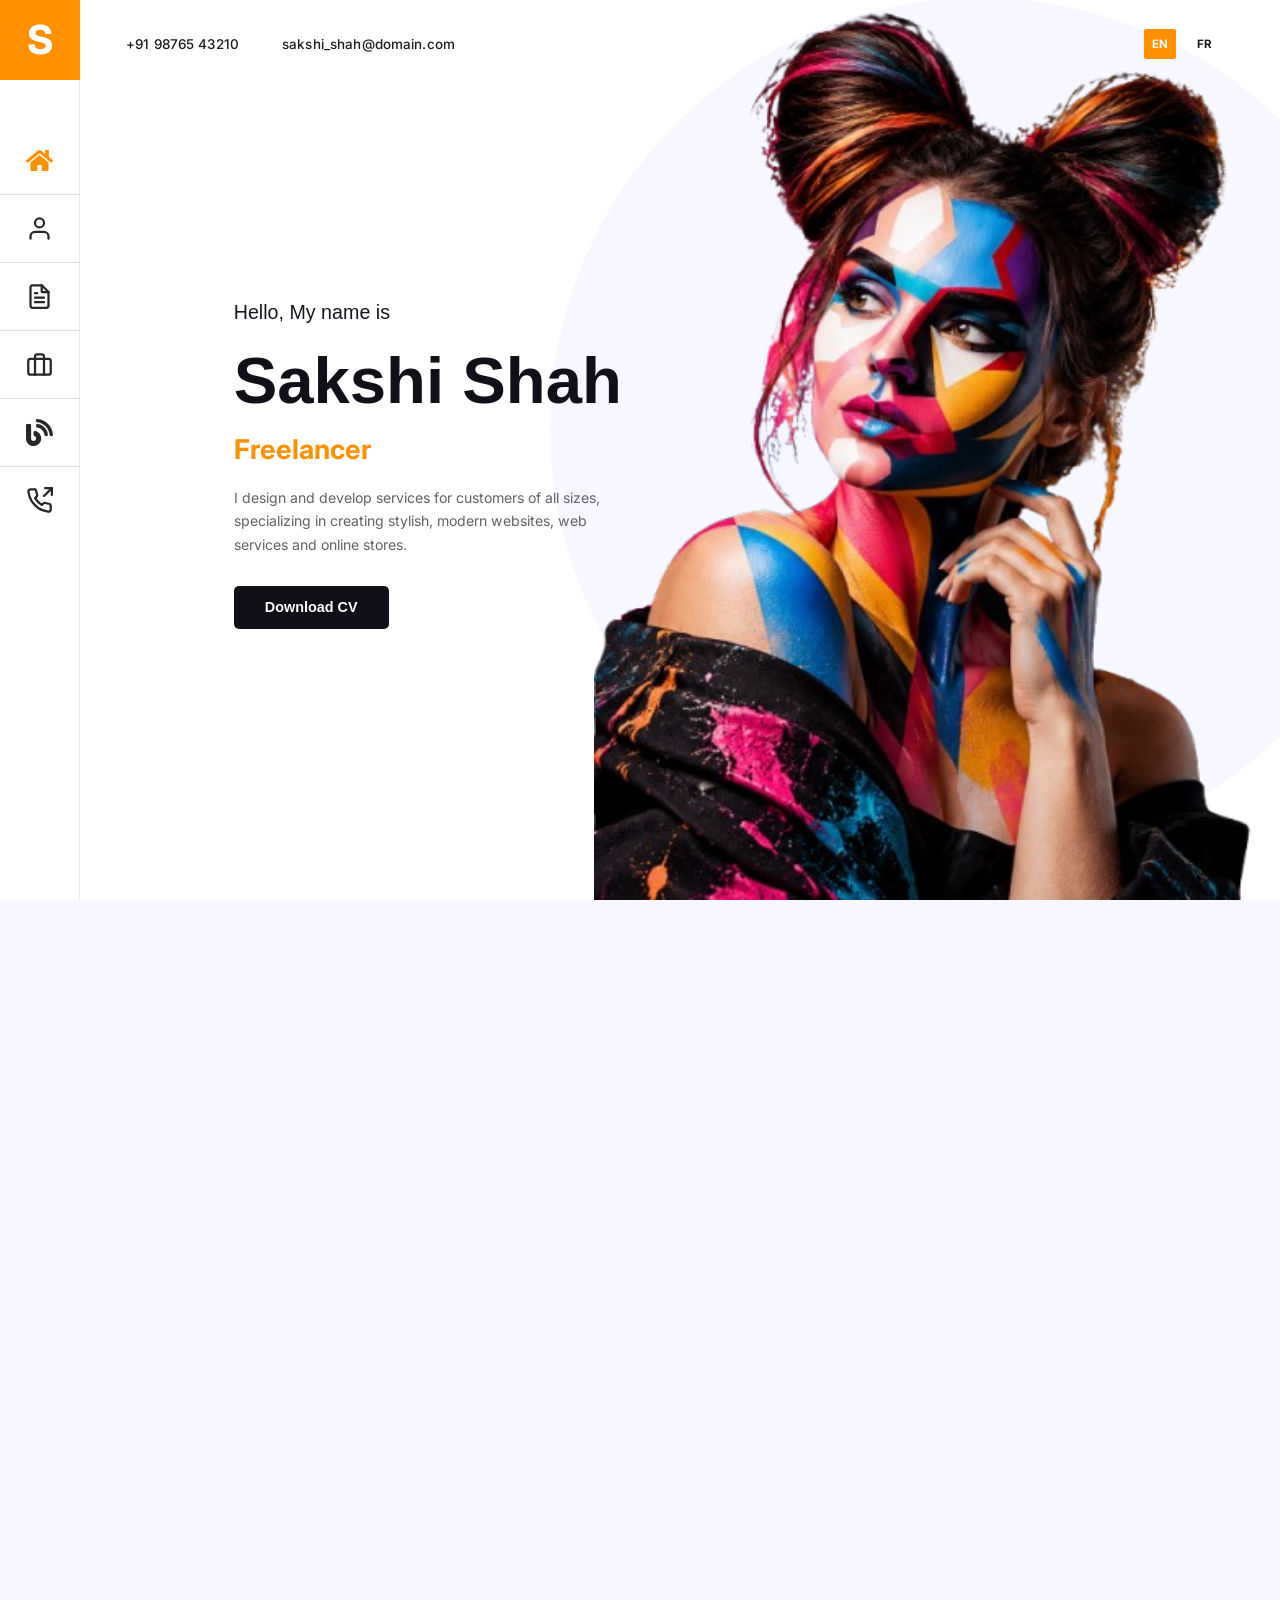
<file: index.html>
<!DOCTYPE html>
<html lang="en">
<head>
    <meta charset="UTF-8">
    <meta name="viewport" content="width=device-width, initial-scale=1.0">
    <meta http-equiv="X-UA-Compatible" content="ie=edge">
    <meta name="description" content="Professional full-stack developer creating modern and responsive websites.">
    <meta property="og:url" content="https://sacbaddy-25y2.vercel.app/">
    <meta property="og:type" content="website">
    <meta property="og:title" content="Sakshi Shah | Full stack Developer & Freelancer">
    <meta property="og:description" content="Professional full-stack developer creating modern and responsive websites.">

    <title>Sakshi Shah| Full stack Developer & Freelancer</title>


    <link rel="stylesheet" href="style/style.css">
    <link rel="stylesheet" href="style/skills.css">
    <link rel="stylesheet" href="style/testimonials.css">
    <link rel="stylesheet" href="style/my_portfolio.css">
    <link rel="stylesheet" href="style/contact.css">
    <link rel="icon" type="image/png" href="src/favicon.png">
    <link rel="canonical" href="https://sacbaddy-25y2.vercel.app/">


    <script src="pages/script.js"></script>

</head>
<body>
        <v-navbar></v-navbar>
        <my-hero></my-hero>
        <my-about></my-about>
        <my-testimonials></my-testimonials>
        <my-skills></my-skills>
        <my-portfolio></my-portfolio>
        <my-contact></my-contact>
</body>
</html>
</file>
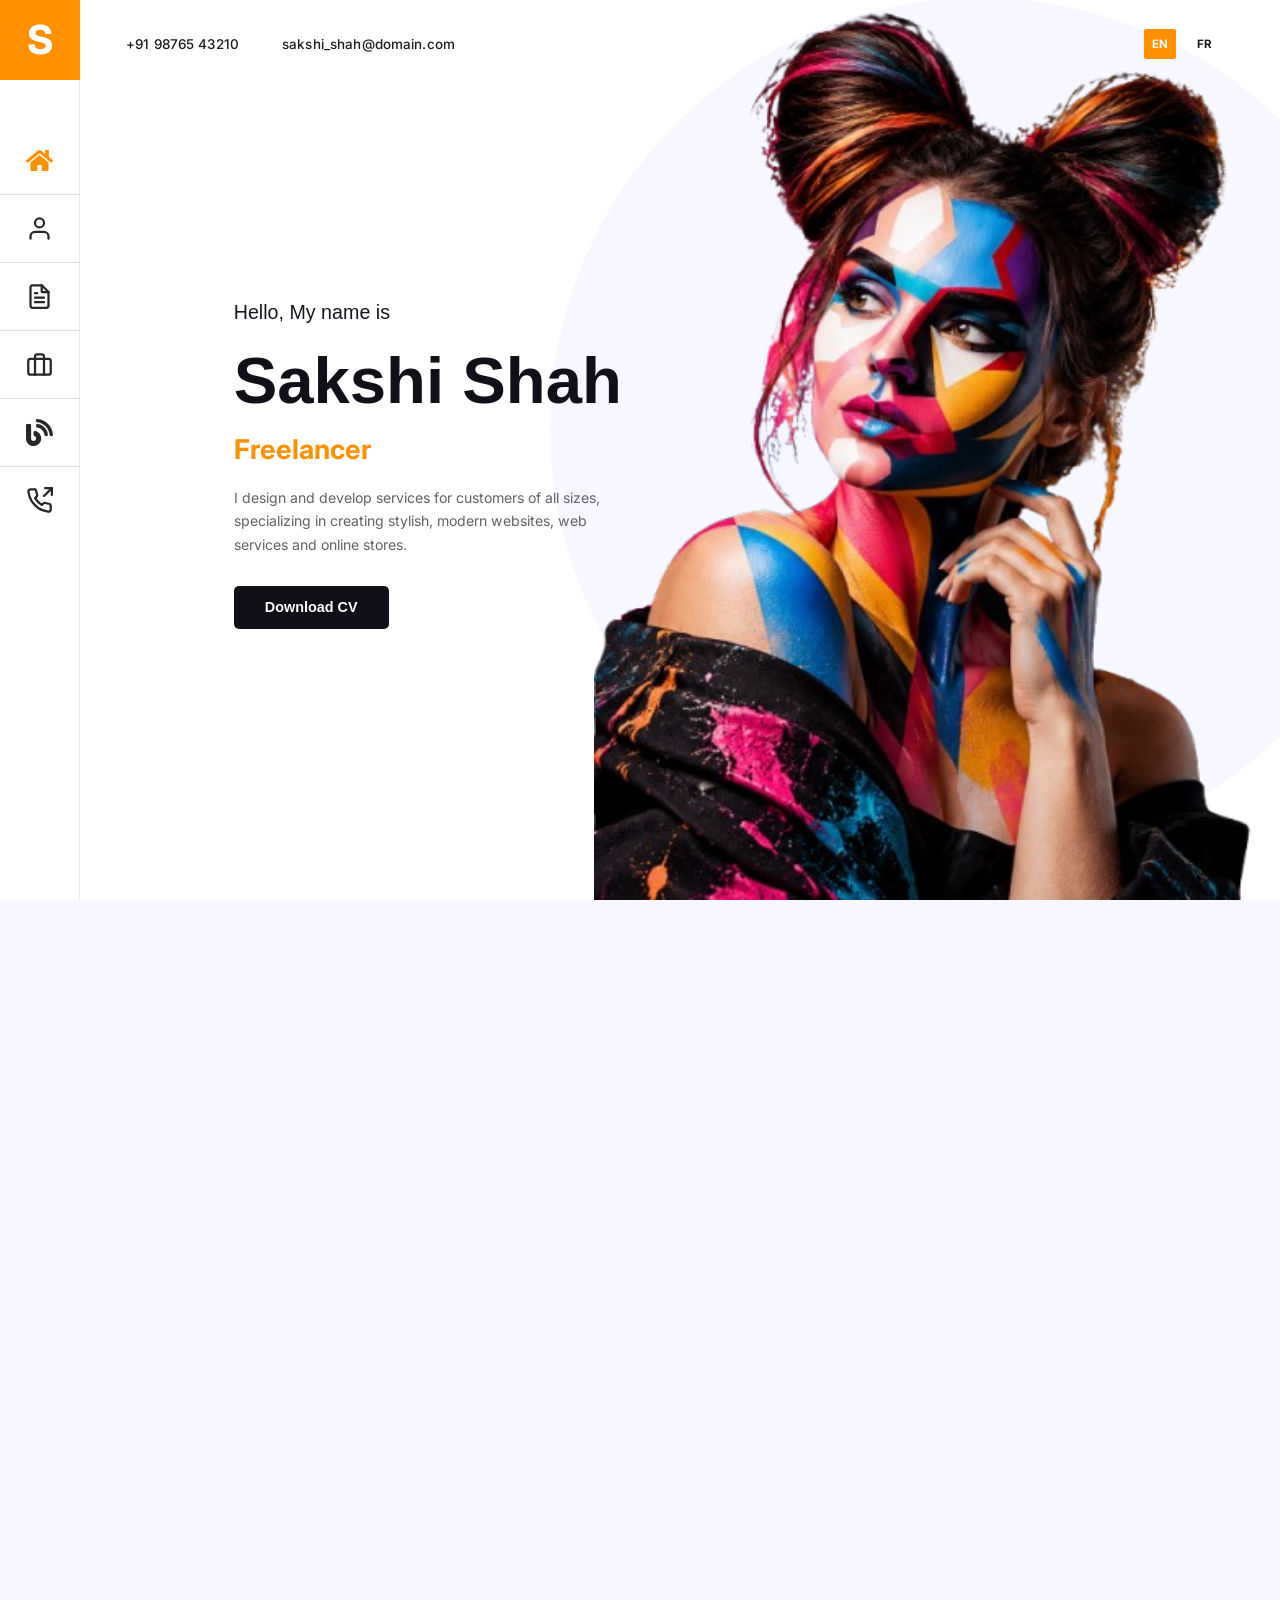
<file: pages/index.html>
<!DOCTYPE html>
<html lang="en">
<head>
    <meta charset="UTF-8">
    <meta name="viewport" content="width=device-width, initial-scale=1.0">
    <meta http-equiv="X-UA-Compatible" content="ie=edge">

    <meta
        name="description"
        content="Professional full-stack developer creating modern and responsive websites.">
    <title>Sakshi Shah| Full stack Developer & Freelancer</title>


    <link rel="stylesheet" href="../style/style.css">
    <link rel="stylesheet" href="../style/skills.css">
    <link rel="stylesheet" href="../style/testimonials.css">
    <link rel="stylesheet" href="../style/my_portfolio.css">
    <link rel="stylesheet" href="../style/contact.css">
    <link rel="icon" type="image/png" href="../src/favicon.png">


    <script src="script.js"></script>

</head>
<body>
        <v-navbar></v-navbar>
        <my-hero></my-hero>
        <my-about></my-about>
        <my-testimonials></my-testimonials>
        <my-skills></my-skills>
        <my-portfolio></my-portfolio>
        <my-contact></my-contact>
</body>
</html>
</file>
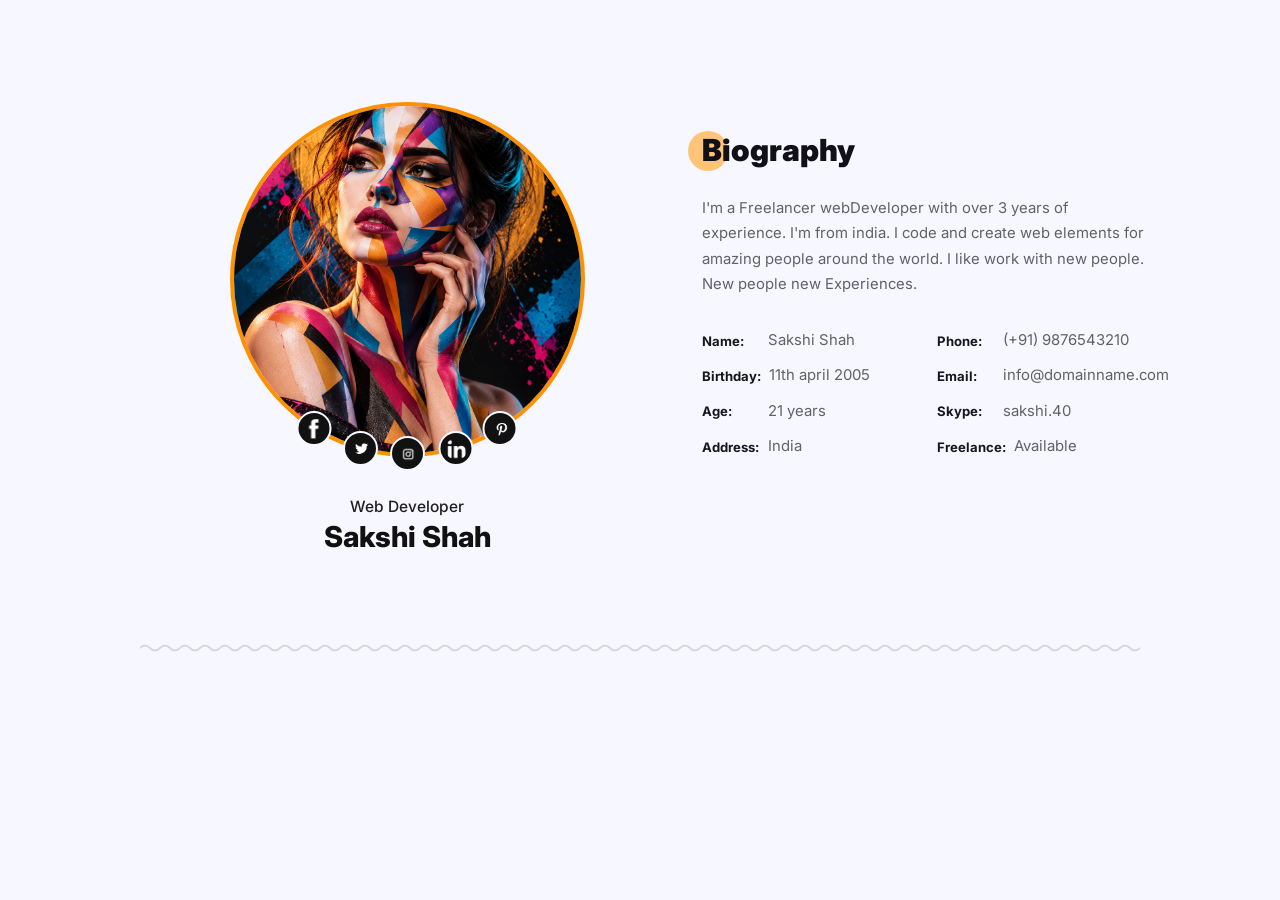
<file: components/About.html>
<!DOCTYPE html>
<html lang="en">
<head>
    <meta charset="UTF-8" />
    <meta name="viewport" content="width=device-width, initial-scale=1.0" />
    <meta property="og:url" content="https://sacbaddy-25y2.vercel.app/">
    <meta property="og:type" content="website">
    <meta property="og:title" content="Sakshi Shah | About Section">
    <meta property="og:description" content="Professional full-stack developer creating modern and responsive websites.">
    <link rel="canonical" href="https://sacbaddy-25y2.vercel.app/">
    <title>About</title>
    <link rel="stylesheet" href="../style/style.css" />
    <link rel="stylesheet" href="../style/about.css" />
</head>
<body>
    <section class="about" id="about">
        <div class="about-left">
            <div class="profile-wrap">
                <img src="../src/image0.png" alt="Sakshi Shah" />
                <div class="socials">
                    <a href="#" aria-label="Facebook"><img src="../src/icons/facebook.png" alt="Facebook" /></a>
                    <a href="#" aria-label="Twitter"><img src="../src/icons/twitter.png" alt="Twitter" /></a>
                    <a href="#" aria-label="Instagram"><img src="../src/icons/insta.png" alt="Instagram" /></a>
                    <a href="#" aria-label="LinkedIn"><img src="../src/icons/linkedin.png" alt="LinkedIn" /></a>
                    <a href="#" aria-label="Pinterest"><img src="../src/icons/pintrest.png" alt="Pinterest" /></a>
                </div>
            </div>
            <div class="role">Web Developer</div>
            <h3>Sakshi Shah</h3>
        </div>

        <div class="about-right">
            <div class="section-tag">Biography</div>

            <p>
                I'm a Freelancer webDeveloper with over 3 years of experience. I'm from
                india. I code and create web elements for amazing people around the world.
                I like work with new people. New people new Experiences.
            </p>

            <div class="about-grid">
                <div class="info-row">
                    <span>Name:</span>
                    <p>Sakshi Shah</p>
                </div>
                <div class="info-row">
                    <span>Phone:</span>
                    <p>(+91) 9876543210</p>
                </div>

                <div class="info-row">
                    <span>Birthday:</span>
                    <p>11th april 2005</p>
                </div>
                <div class="info-row">
                    <span>Email:</span>
                    <p>info@domainname.com</p>
                </div>

                <div class="info-row">
                    <span>Age:</span>
                    <p>21 years</p>
                </div>
                <div class="info-row">
                    <span>Skype:</span>
                    <p>sakshi.40</p>
                </div>

                <div class="info-row">
                    <span>Address:</span>
                    <p>India</p>
                </div>
                <div class="info-row">
                    <span>Freelance:</span>
                    <p>Available</p>
                </div>
            </div>
        </div>
    </section>
    <div class="about-wave about-wave-bottom" aria-hidden="true"></div>
</body>
</html>
</file>
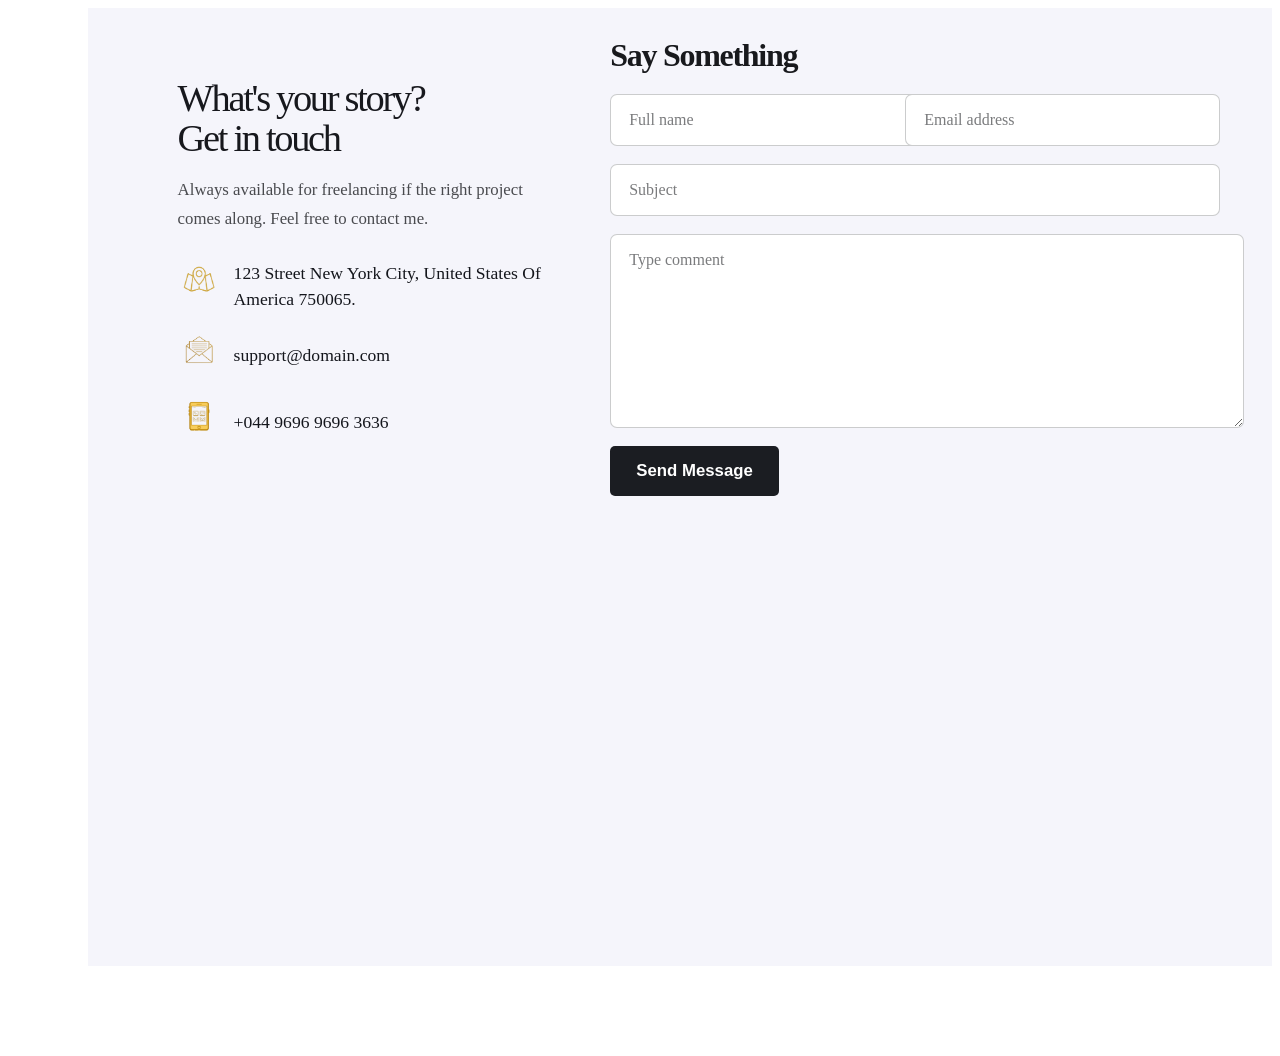
<file: components/Contact.html>
<!DOCTYPE html>
<html lang="en">
    <head>
        <meta charset="UTF-8" />
        <meta name="viewport" content="width=device-width, initial-scale=1.0" />
        <meta property="og:url" content="https://sacbaddy-25y2.vercel.app/">
    <meta property="og:type" content="website">
    <meta property="og:title" content="Sakshi Shah | contact Section">
    <meta property="og:description" content="Professional full-stack developer creating modern and responsive websites.">
    <link rel="canonical" href="https://sacbaddy-25y2.vercel.app/">
        <title>Contact</title>
        <link rel="stylesheet" href="../style/contact.css" />
    </head> 
    <body>
        <section class="contact-page" id="contact">
            <div class="contact-shell">
                <div class="contact-copy">
                    <h2>What's your story?<br><span>Get in touch</span></h2>
                    <p>Always available for freelancing if the right project comes along. Feel free to contact me.</p>

                    <ul class="contact-list">
                        <li class="contact-item">
                            <span class="icon-wrap">
                                <img class = "contact-img" src="../src/contact/location.png" alt="Location Icon" />
                            </span>
                            <span>123 Street New York City, United States Of America 750065.</span>
                        </li>
                        <li class="contact-item">
                            <span class="icon-wrap">
                                <img class = "contact-img" src="../src/contact/email.png" alt="Email Icon" />
                            </span>
                            <a href="mailto:support@domain.com">support@domain.com</a>
                        </li>
                        <li class="contact-item">
                            <span class="icon-wrap">
                                <img class = "contact-img" src="../src/contact/contact.png" alt="Phone Icon" />
                            </span>
                            <a href="tel:+04496969693636">+044 9696 9696 3636</a>
                        </li>
                    </ul>
                </div>

                <div class="form-panel">
                    <h3>Say Something</h3>
                    <form class="contact-form">
                        <div class="field-row">
                            <input id="full-name" type="text" placeholder="Full name" placeholder = "Full Name"/>
                            <input id="email" type="email" placeholder="Email address" placeholder = "Email Address"/>
                        </div>

                        <input id="subject" type="text" placeholder="Subject" placeholder = "Subject"/>

                        <textarea id="message" rows="6" placeholder="Type comment" placeholder = "Type your message here..."></textarea>

                        <button type="submit">Send Message</button>
                    </form>
                </div>
            </div>

            <div class="map-container">
            <iframe src="https://www.google.com/maps/embed?pb=!1m18!1m12!1m3!1d3151.865498813894!2d144.96880199999998!3d-37.81661929999999!2m3!1f0!2f0!3f0!3m2!1i1024!2i768!4f13.1!3m3!1m2!1s0x6ad65d4c2b349649%3A0xb6899234e561db11!2sEnvato%20Pty%20Ltd!5e0!3m2!1sen!2sin!4v1791183175752!5m2!1sen!2sin" width="600" height="450" style="border:0;" allowfullscreen="" loading="lazy" referrerpolicy="strict-origin-when-cross-origin"></iframe>
            </div>
        </section>
    </body> 
</html>
</file>
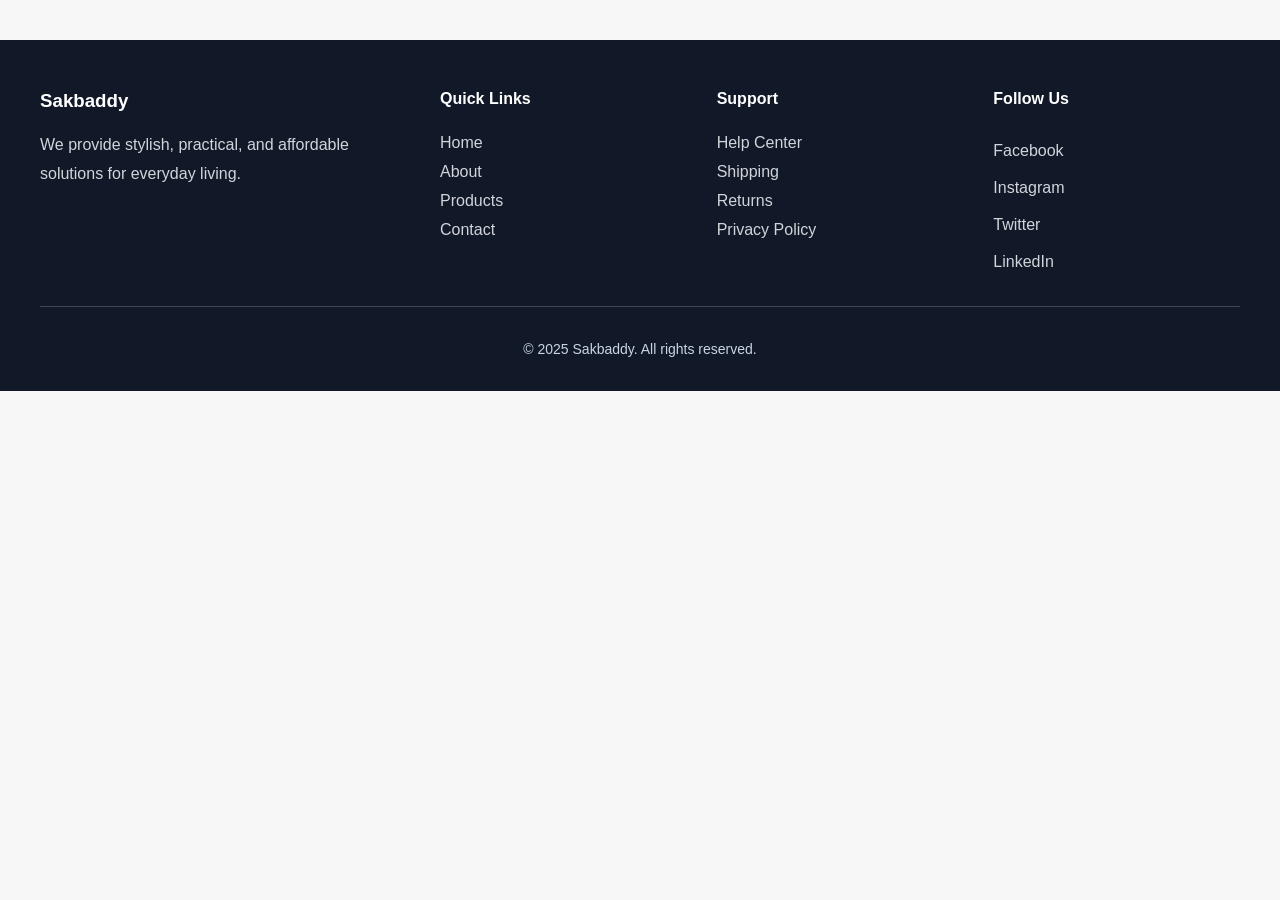
<file: components/Footer.html>
<!DOCTYPE html>
<html lang="en">
<head>
    <meta charset="UTF-8">
    <meta name="viewport" content="width=device-width, initial-scale=1.0">
    <meta property="og:url" content="https://sacbaddy-25y2.vercel.app/">
    <meta property="og:type" content="website">
    <meta property="og:title" content="Sakshi Shah | Footer Section">
    <meta property="og:description" content="Professional full-stack developer creating modern and responsive websites.">
    <link rel="canonical" href="https://sacbaddy-25y2.vercel.app/">
    <link rel="stylesheet" href="../style/footer.css">
    <title>Footer</title>
    <style>
         @media (max-width: 768px) {
            .footer-container {
                grid-template-columns: 1fr 1fr;
            }
        }

        @media (max-width: 480px) {
            .footer-container {
                grid-template-columns: 1fr;
            }
        }
    </style>
</head>
<body>
    <footer class="site-footer">
        <div class="footer-container">
            <div class="footer-brand">
                <h3>Sakbaddy</h3>
                <p>We provide stylish, practical, and affordable solutions for everyday living.</p>
            </div>

            <div class="footer-links">
                <h4>Quick Links</h4>
                <ul>
                    <li><a href="#home">Home</a></li>
                    <li><a href="#about">About</a></li>
                    <li><a href="#products">Products</a></li>
                    <li><a href="#contact">Contact</a></li>
                </ul>
            </div>

            <div class="footer-links">
                <h4>Support</h4>
                <ul>
                    <li><a href="#">Help Center</a></li>
                    <li><a href="#">Shipping</a></li>
                    <li><a href="#">Returns</a></li>
                    <li><a href="#">Privacy Policy</a></li>
                </ul>
            </div>

            <div class="footer-social">
                <h4>Follow Us</h4>
                <a href="#">Facebook</a>
                <a href="#">Instagram</a>
                <a href="#">Twitter</a>
                <a href="#">LinkedIn</a>
            </div>
        </div>

        <div class="footer-bottom">
            <p>© 2025 Sakbaddy. All rights reserved.</p>
        </div>
    </footer>
</body>
</html>
</file>
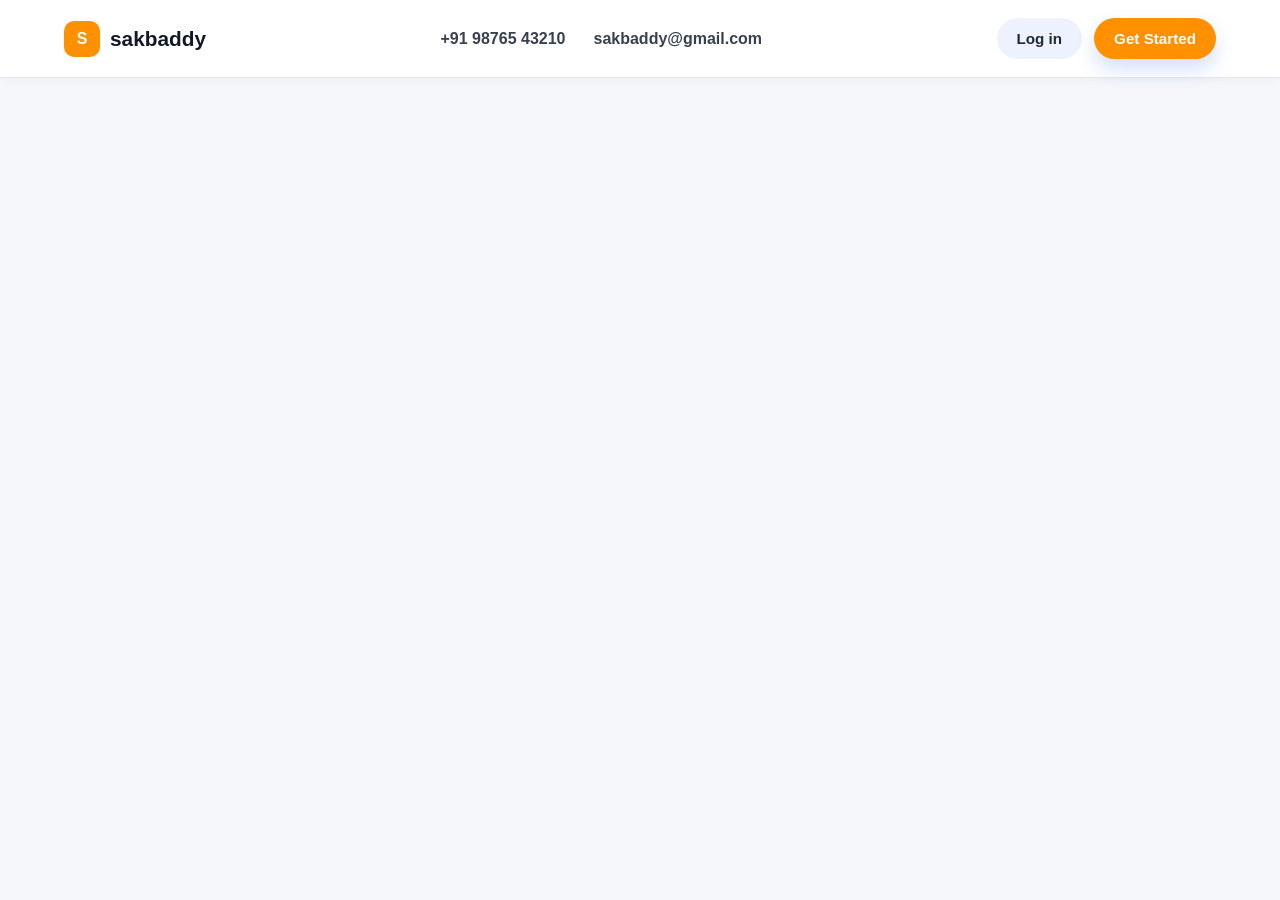
<file: components/Header.html>
<!DOCTYPE html>
<html lang="en">
<head>
    <meta charset="UTF-8">
    <meta name="viewport" content="width=device-width, initial-scale=1.0">
    <meta property="og:url" content="https://sacbaddy-25y2.vercel.app/">
    <meta property="og:type" content="website">
    <meta property="og:title" content="Sakshi Shah | header section">
    <meta property="og:description" content="Professional full-stack developer creating modern and responsive websites.">
    <link rel="canonical" href="https://sacbaddy-25y2.vercel.app/">
    <link rel="stylesheet" href="../style/header.css">
    <title>Document</title>
    <style>
    @media (max-width: 768px) {
    .container {
      flex-wrap: wrap;
      justify-content: center;
      padding: 16px 20px;
    }

    .main-nav {
      justify-content: center;
      gap: 16px;
    }

    .header-actions {
      width: 100%;
      justify-content: center;
    }
  }
</style>

</head>
<body>
    <header class="site-header">
  <div class="container">
    <a href="../../index.html" class="brand" aria-label="Sakbaddy home">
      <span class="brand-mark">S</span>
      <span class="brand-text">sakbaddy</span>
    </a>

    <nav class="main-nav" aria-label="Main navigation">
      <a href="tel:+919876543210">+91 98765 43210</a>
      <a href="mailto:sakbaddy@gmail.com">sakbaddy@gmail.com</a>
    </nav>

    <div class="header-actions">
      <button class="btn btn-secondary" type="button">Log in</button>
      <button class="btn btn-primary" type="button">Get Started</button>
    </div>
  </div>
</header>
</body>
</html>
</file>
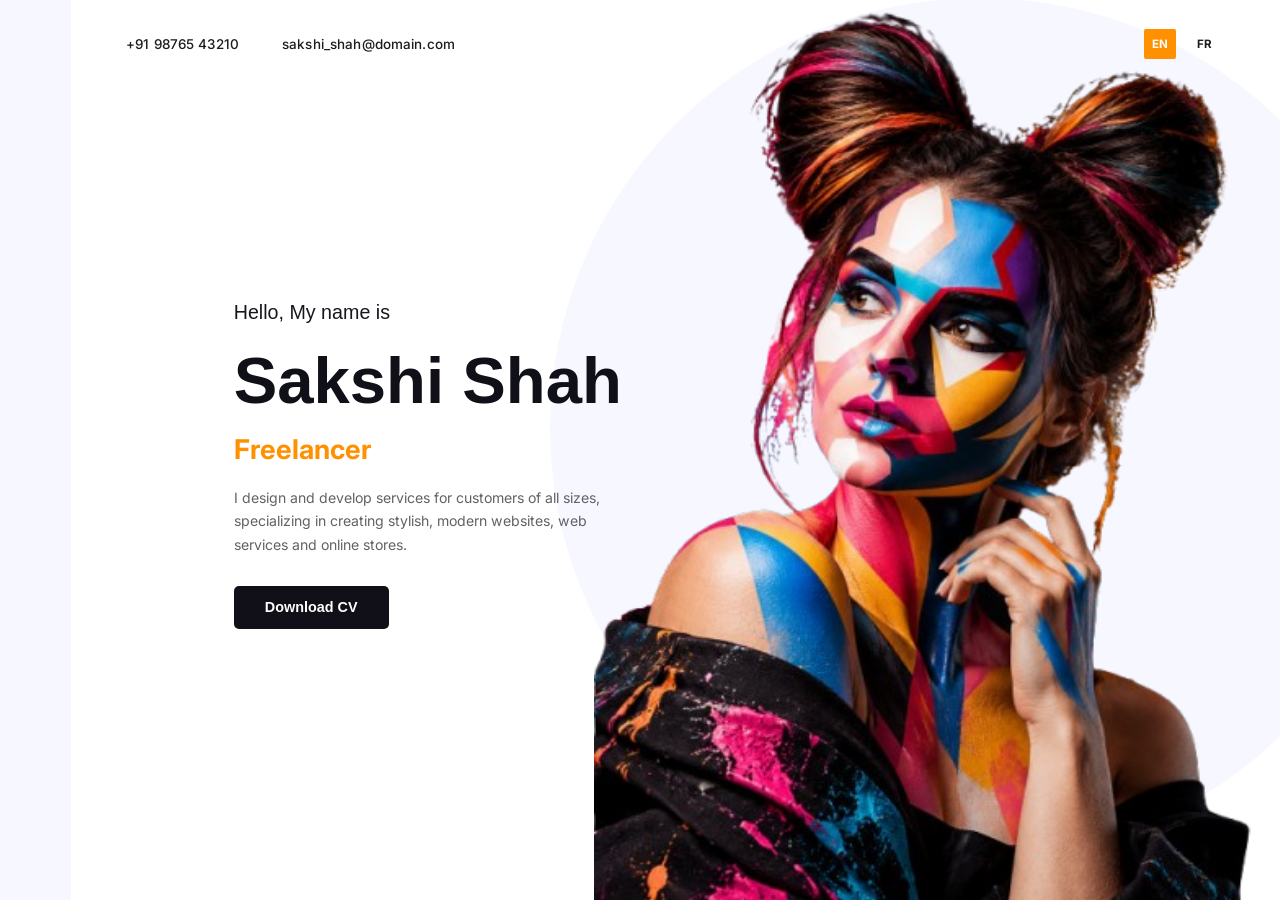
<file: components/Hero.html>
<!DOCTYPE html>
<html lang="en">
<head>
    <meta charset="UTF-8">
    <meta name="viewport" content="width=device-width, initial-scale=1.0">
    <meta property="og:url" content="https://sacbaddy-25y2.vercel.app/">
    <meta property="og:type" content="website">
    <meta property="og:title" content="Sakshi Shah | Hero Section">
    <meta property="og:description" content="Professional full-stack developer creating modern and responsive websites.">
    <link rel="canonical" href="https://sacbaddy-25y2.vercel.app/">
    <title>Nairo</title>
    <link rel="stylesheet" href="../style/style.css">
    <link rel="stylesheet" href="../style/hero.css">

</head>
<body>
    <section class="hero" id="home">
        <div class="container">
            <div class="htop">
                <div class="contact">+91 98765 43210</div>
                <div class="email">sakshi_shah@domain.com</div>
                <div class="leguagr">
                    <a class="active" href="#">EN</a>
                    <a href="#">FR</a>
                </div>
            </div>
            <h5>Hello, My name is</h5>
            <h1>Sakshi Shah</h1>
            <ul>
                <li>Web Developer</li>
                <li>Freelancer</li>
            </ul>
            <p>I design and develop services for customers of all sizes, specializing in creating stylish, modern websites, web services and online stores.</p>
            <input type="button" value="Download CV" class="btn">
            <img src="../src/home-banner.png" alt="Hero Image" class="hero-image">
        </div>
    </section>
</body>
</html>
</file>
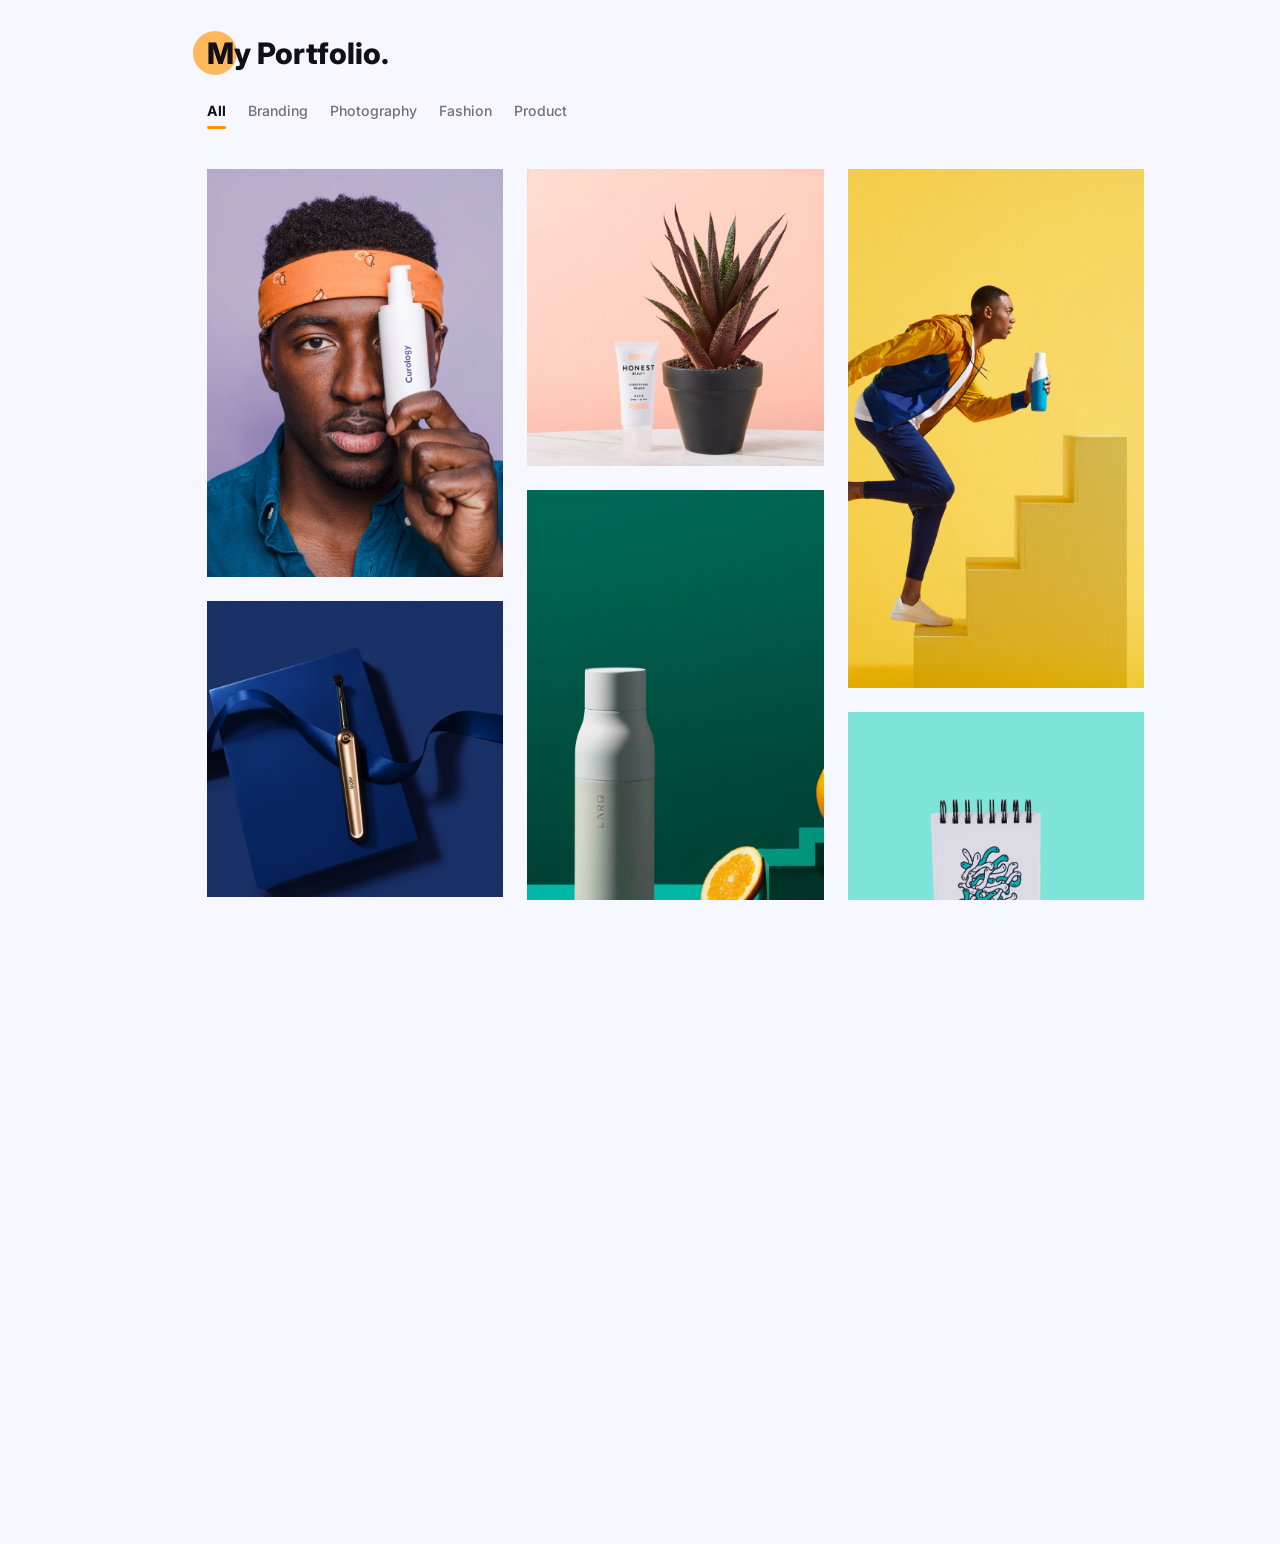
<file: components/My_portfolio.html>
<!DOCTYPE html>
<html lang="en">
    <head>
        <meta charset="UTF-8" />
        <meta name="viewport" content="width=device-width, initial-scale=1.0" />
        <meta property="og:url" content="https://sacbaddy-25y2.vercel.app/">
        <meta property="og:type" content="website">
        <meta property="og:title" content="Sakshi Shah | portfolio">
        <meta property="og:description" content="Professional full-stack developer creating modern and responsive websites.">
        <link rel="canonical" href="https://sacbaddy-25y2.vercel.app/">
        <title>My Portfolio</title>
        <link rel="stylesheet" href="../style/style.css" />
        <link rel="stylesheet" href="../style/my_portfolio.css" />
    </head>
    <body>
        <section class="portfolio-section" id="portfolio">
            <div class="portfolio-container">
                <div class="portfolio-header">
                    <h2 class="section-tag portfolio-tag">My Portfolio.</h2>
                </div>

                <div class="portfolio-filter-nav" role="tablist" aria-label="Portfolio Categories">
                    <button class="filter-btn active" data-filter="all" type="button" role="tab" aria-selected="true">
                        All
                        <span class="active-indicator"></span>
                    </button>
                    <button class="filter-btn" data-filter="branding" type="button" role="tab" aria-selected="false">
                        Branding
                        <span class="active-indicator"></span>
                    </button>
                    <button class="filter-btn" data-filter="photography" type="button" role="tab" aria-selected="false">
                        Photography
                        <span class="active-indicator"></span>
                    </button>
                    <button class="filter-btn" data-filter="fashion" type="button" role="tab" aria-selected="false">
                        Fashion
                        <span class="active-indicator"></span>
                    </button>
                    <button class="filter-btn" data-filter="product" type="button" role="tab" aria-selected="false">
                        Product
                        <span class="active-indicator"></span>
                    </button>
                </div>

                <div class="portfolio-grid" id="portfolioGrid">
                    <!-- Column 1 Items -->
                    <div class="portfolio-card" data-category="all fashion photography branding" tabindex="0" role="button" aria-label="Curology Skincare">
                        <img src="../src/portfolio/1.jpg" alt="Curology Skincare model portrait" loading="lazy" />
                        <div class="portfolio-overlay">
                            <div class="portfolio-info">
                                <h3 class="portfolio-title">Curology Skincare</h3>
                                <span class="portfolio-cat">Fashion / Photography</span>
                            </div>
                            <div class="portfolio-icon" aria-hidden="true">
                                <img src="../src/portfolio/open.jpg" alt="Aero fixed gear bicycle close-up" loading="lazy" />
                            </div>
                        </div>
                    </div>

                    <div class="portfolio-card" data-category="all product branding" tabindex="0" role="button" aria-label="Goby Blue Edition">
                        <img src="../src/portfolio/4.jpg" alt="Goby toothbrush on blue gift box" loading="lazy" />
                        <div class="portfolio-overlay">
                            <div class="portfolio-info">
                                <h3 class="portfolio-title">Goby Blue Edition</h3>
                                <span class="portfolio-cat">Product / Branding</span>
                            </div>
                            <div class="portfolio-icon" aria-hidden="true">
                                <img src="../src/portfolio/open.jpg" alt="Aero fixed gear bicycle close-up" loading="lazy" />
                            </div>
                        </div>
                    </div>

                    <div class="portfolio-card" data-category="all product fashion photography" tabindex="0" role="button" aria-label="LARQ PureVis Coral">
                        <img src="../src/portfolio/7.jpg" alt="LARQ water bottle and tennis racket" loading="lazy" />
                        <div class="portfolio-overlay">
                            <div class="portfolio-info">
                                <h3 class="portfolio-title">LARQ PureVis Coral</h3>
                                <span class="portfolio-cat">Product / Fashion</span>
                            </div>
                            <div class="portfolio-icon" aria-hidden="true">
                                <img src="../src/portfolio/open.jpg" alt="Aero fixed gear bicycle close-up" loading="lazy" />
                            </div>
                        </div>
                    </div>

                    <div class="portfolio-card" data-category="all branding product" tabindex="0" role="button" aria-label="Honest Beauty Primer">
                        <img src="../src/portfolio/2.jpg" alt="Honest Beauty Primer and potted plant" loading="lazy" />
                        <div class="portfolio-overlay">
                            <div class="portfolio-info">
                                <h3 class="portfolio-title">Honest Beauty Primer</h3>
                                <span class="portfolio-cat">Branding / Product</span>
                            </div>
                           <div class="portfolio-icon" aria-hidden="true">
                                <img src="../src/portfolio/open.jpg" alt="Aero fixed gear bicycle close-up" loading="lazy" />
                            </div>
                        </div>
                    </div>

                    <div class="portfolio-card" data-category="all product photography" tabindex="0" role="button" aria-label="LARQ Bottle Botanical">
                        <img src="../src/portfolio/5.jpg" alt="LARQ water bottle with sliced orange" loading="lazy" />
                        <div class="portfolio-overlay">
                            <div class="portfolio-info">
                                <h3 class="portfolio-title">LARQ Bottle Botanical</h3>
                                <span class="portfolio-cat">Product / Photography</span>
                            </div>
                           <div class="portfolio-icon" aria-hidden="true">
                                <img src="../src/portfolio/open.jpg" alt="Aero fixed gear bicycle close-up" loading="lazy" />
                            </div>
                        </div>
                    </div>

                    <div class="portfolio-card" data-category="all product fashion" tabindex="0" role="button" aria-label="GOBY Rose Pink Brush">
                        <img src="../src/portfolio/8.jpg" alt="Hand holding pink electric toothbrush" loading="lazy" />
                        <div class="portfolio-overlay">
                            <div class="portfolio-info">
                                <h3 class="portfolio-title">GOBY Rose Pink</h3>
                                <span class="portfolio-cat">Product / Fashion</span>
                            </div>
                            <div class="portfolio-icon" aria-hidden="true">
                                <img src="../src/portfolio/open.jpg" alt="Aero fixed gear bicycle close-up" loading="lazy" />
                            </div>
                        </div>
                    </div>

                    <div class="portfolio-card" data-category="all fashion photography" tabindex="0" role="button" aria-label="Urban Sportswear">
                        <img src="../src/portfolio/3.jpg" alt="Runner ascending yellow staircase" loading="lazy" />
                        <div class="portfolio-overlay">
                            <div class="portfolio-info">
                                <h3 class="portfolio-title">Urban Sportswear</h3>
                                <span class="portfolio-cat">Fashion / Photography</span>
                            </div>
                            <div class="portfolio-icon" aria-hidden="true">
                                <img src="../src/portfolio/open.jpg" alt="Aero fixed gear bicycle close-up" loading="lazy" />
                            </div>
                        </div>
                    </div>

                    <div class="portfolio-card" data-category="all branding photography" tabindex="0" role="button" aria-label="The Doodle Club Notebook">
                        <img src="../src/portfolio/6.jpg" alt="The Doodle Club illustrated notebook" loading="lazy" />
                        <div class="portfolio-overlay">
                            <div class="portfolio-info">
                                <h3 class="portfolio-title">The Doodle Club</h3>
                                <span class="portfolio-cat">Branding / Illustration</span>
                            </div>
                            <div class="portfolio-icon" aria-hidden="true">
                                <img src="../src/portfolio/open.jpg" alt="Aero fixed gear bicycle close-up" loading="lazy" />
                            </div>
                        </div>
                    </div>

                    <div class="portfolio-card" data-category="all product branding photography" tabindex="0" role="button" aria-label="Aero Fixed Gear Bike">
                        <img src="../src/portfolio/9.jpg" alt="Aero fixed gear bicycle close-up" loading="lazy" />
                        <div class="portfolio-overlay">
                            <div class="portfolio-info">
                                <h3 class="portfolio-title">Aero Fixed Gear</h3>
                                <span class="portfolio-cat">Product / Photography</span>
                            </div>
                            <div class="portfolio-icon" aria-hidden="true">
                                <img src="../src/portfolio/open.jpg" alt="Aero fixed gear bicycle close-up" loading="lazy" />
                            </div>
                        </div>
                    </div>
                </div>
            </div>
        </section>
    </body>
</html>
</file>
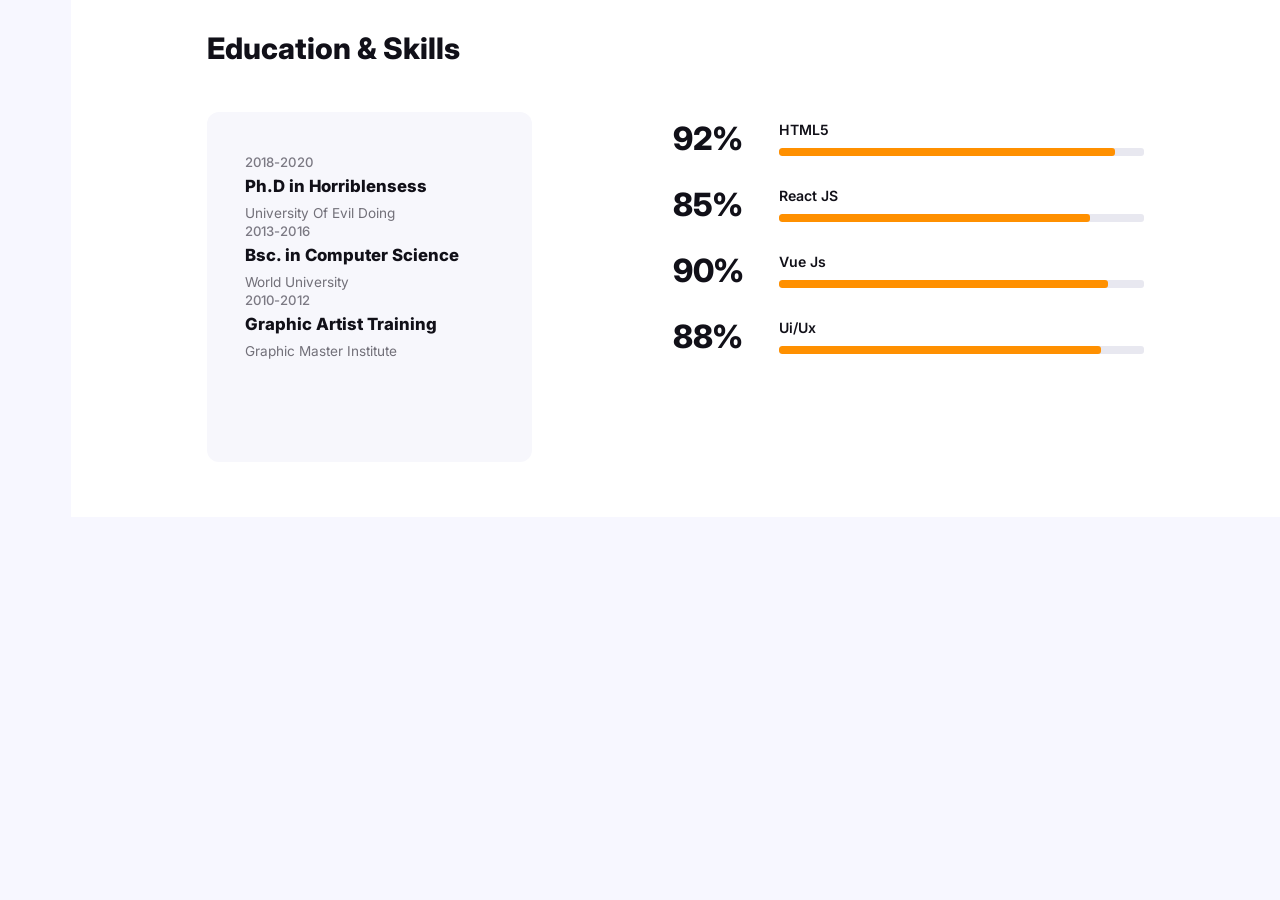
<file: components/Skills.html>
<!DOCTYPE html>
<html lang="en">
<head>
    <meta charset="UTF-8" />
    <meta name="viewport" content="width=device-width, initial-scale=1.0" />
    <meta property="og:url" content="https://sacbaddy-25y2.vercel.app/">
    <meta property="og:type" content="website">
    <meta property="og:title" content="Sakshi Shah | education and skilles">
    <meta property="og:description" content="Professional full-stack developer creating modern and responsive websites.">
    <link rel="canonical" href="https://sacbaddy-25y2.vercel.app/">
    <title>Education & Skills</title>
    <link rel="stylesheet" href="../style/style.css" />
    <link rel="stylesheet" href="../style/skills.css" />
</head>
<body>
    <section class="skills-section" id="resume">
        <div class="skills-container">
            <div class="section-tag skills-tag">Education & Skills</div>

            <div class="skills-grid">
                <div class="edu-card">
                    <div class="edu-item">
                        <span class="edu-year">2018-2020</span>
                        <h4 class="edu-title">Ph.D in Horriblensess</h4>
                        <p class="edu-school">University Of Evil Doing</p>
                    </div>

                    <div class="edu-item">
                        <span class="edu-year">2013-2016</span>
                        <h4 class="edu-title">Bsc. in Computer Science</h4>
                        <p class="edu-school">World University</p>
                    </div>

                    <div class="edu-item">
                        <span class="edu-year">2010-2012</span>
                        <h4 class="edu-title">Graphic Artist Training</h4>
                        <p class="edu-school">Graphic Master Institute</p>
                    </div>
                </div>
                <div class="skills-list">
                    <div class="skill-row">
                        <div class="skill-percent" data-value="92">92%</div>
                        <div class="skill-content">
                            <span class="skill-name">HTML5</span>
                            <div class="skill-track">
                                <div class="skill-bar" style="width: 92%;"></div>
                            </div>
                        </div>
                    </div>
                    <div class="skill-row">
                        <div class="skill-percent" data-value="85">85%</div>
                        <div class="skill-content">
                            <span class="skill-name">React JS</span>
                            <div class="skill-track">
                                <div class="skill-bar" style="width: 85%;"></div>
                            </div>
                        </div>
                    </div>
                    <div class="skill-row">
                        <div class="skill-percent" data-value="90">90%</div>
                        <div class="skill-content">
                            <span class="skill-name">Vue Js</span>
                            <div class="skill-track">
                                <div class="skill-bar" style="width: 90%;"></div>
                            </div>
                        </div>
                    </div>
                    <div class="skill-row">
                        <div class="skill-percent" data-value="88">88%</div>
                        <div class="skill-content">
                            <span class="skill-name">Ui/Ux</span>
                            <div class="skill-track">
                                <div class="skill-bar" style="width: 88%;"></div>
                            </div>
                        </div>
                    </div>
                </div>
            </div>
        </div>
    </section>
</body>
</html>
</file>
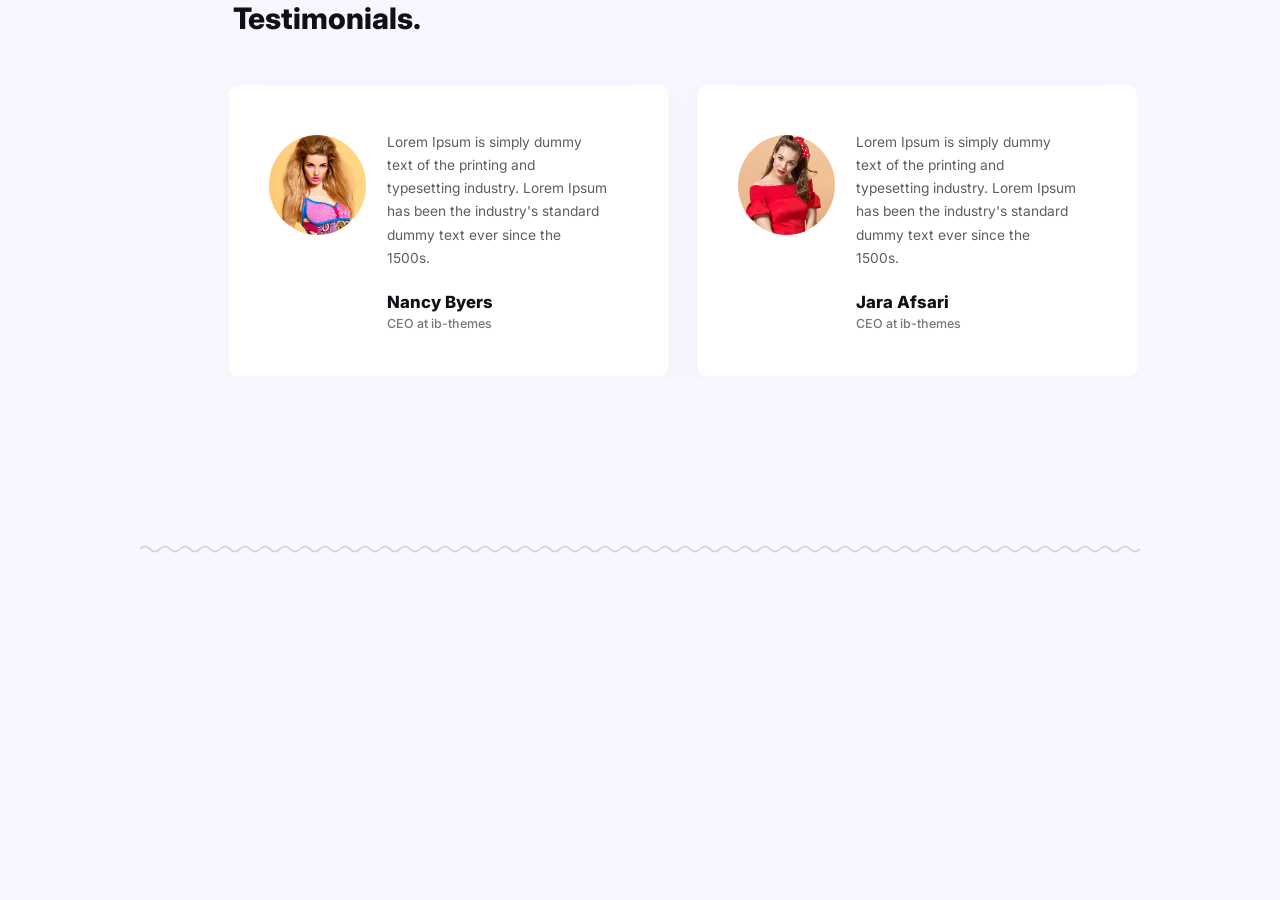
<file: components/Testimonials.html>
<!DOCTYPE html>
<html lang="en">
<head>
    <meta charset="UTF-8" />
    <meta name="viewport" content="width=device-width, initial-scale=1.0" />
    <meta property="og:url" content="https://sacbaddy-25y2.vercel.app/">
    <meta property="og:type" content="website">
    <meta property="og:title" content="Sakshi Shah | Testimonials">
    <meta property="og:description" content="Professional full-stack developer creating modern and responsive websites.">
    <link rel="canonical" href="https://sacbaddy-25y2.vercel.app/">
    <title>Testimonials</title>
    <link rel="stylesheet" href="../style/style.css" />
    <link rel="stylesheet" href="../style/testimonials.css" />
</head>
<body>
    <section class="testimonials" id="testimonials">
        <div class="testimonials-container">
            <div class="section-tag testimonials-tag">Testimonials.</div>

            <div class="testimonials-slider" id="testimonialsSlider">
                <div class="testimonials-track" id="testimonialsTrack">
                    <article class="testimonial-card">
                        <div class="testimonial-avatar">
                            <img src="../src/testimonials/testimonial-1.webp" alt="Nancy Byers" loading="lazy" />
                        </div>
                        <div class="testimonial-content">
                            <p class="testimonial-text">
                                Lorem Ipsum is simply dummy text of the printing and typesetting industry. Lorem Ipsum has been the industry's standard dummy text ever since the 1500s.
                            </p>
                            <h3 class="testimonial-name">Nancy Byers</h3>
                            <span class="testimonial-role">CEO at ib-themes</span>
                        </div>
                    </article>

                    <article class="testimonial-card">
                        <div class="testimonial-avatar">
                            <img src="../src/testimonials/testimonial-2.webp" alt="Jara Afsari" loading="lazy" />
                        </div>
                        <div class="testimonial-content">
                            <p class="testimonial-text">
                                Lorem Ipsum is simply dummy text of the printing and typesetting industry. Lorem Ipsum has been the industry's standard dummy text ever since the 1500s.
                            </p>
                            <h3 class="testimonial-name">Jara Afsari</h3>
                            <span class="testimonial-role">CEO at ib-themes</span>
                        </div>
                    </article>

                    <article class="testimonial-card">
                        <div class="testimonial-avatar">
                            <img src="../src/testimonials/testimonial-3.webp" alt="Alexander Wright" loading="lazy" />
                        </div>
                        <div class="testimonial-content">
                            <p class="testimonial-text">
                                Lorem Ipsum is simply dummy text of the printing and typesetting industry. Lorem Ipsum has been the industry's standard dummy text ever since the 1500s.
                            </p>
                            <h3 class="testimonial-name">Alexander Wright</h3>
                            <span class="testimonial-role">Product Lead at ib-themes</span>
                        </div>
                    </article>
                </div>
            </div>

            <div class="testimonials-dots" id="testimonialsDots" role="tablist" aria-label="Testimonial navigation">
            </div>
        </div>
    </section>
        <div class="testimonials-wave testimonials-wave-bottom" aria-hidden="true"></div>
</body>
</html>
</file>
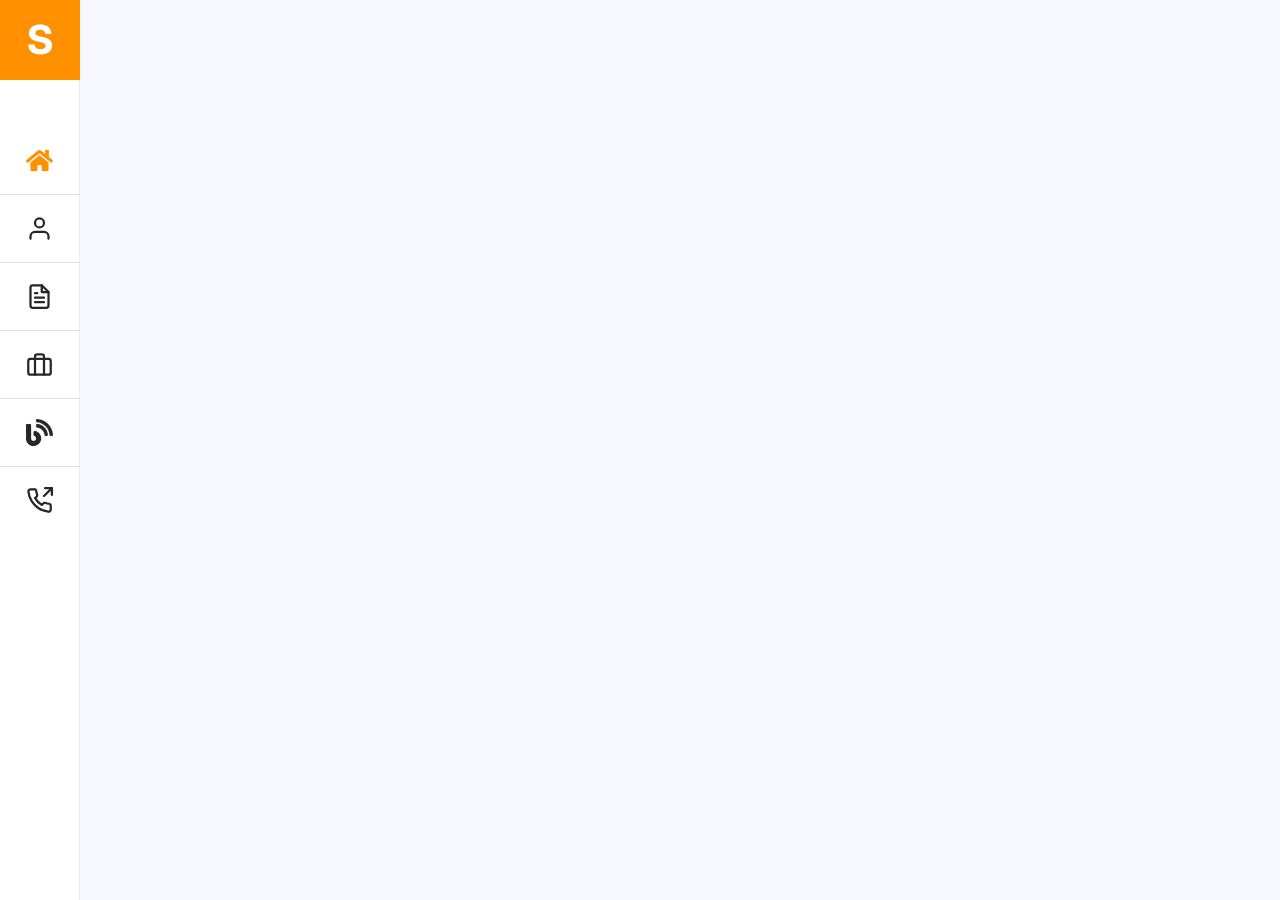
<file: components/Vnavbar.html>
<!DOCTYPE html>
<html lang="en">
<head>
    <meta charset="UTF-8">
    <meta name="viewport" content="width=device-width, initial-scale=1.0">
    <meta property="og:url" content="https://sacbaddy-25y2.vercel.app/">
    <meta property="og:type" content="website">
    <meta property="og:title" content="Sakshi Shah | Navbar">
    <meta property="og:description" content="Professional full-stack developer creating modern and responsive websites.">
    <link rel="canonical" href="https://sacbaddy-25y2.vercel.app/">
    <link rel="stylesheet" href="../style/style.css">
    <link rel="stylesheet" href="../style/vnavbar.css">
    <title>Sakshi</title>   
</head>
<body>
    <nav class="vnavbar" id="site-navigation">
       <div class="container">
            <div class="logo">
                <a href="#">S</a>
            </div>
            <ul class="nav-links">
                <li>
                    <a href="#home" aria-label="Home" aria-current="page" class="nav-home-icon active">
                        <svg viewBox="0 0 576 512" aria-hidden="true" focusable="false">
                            <path d="M280.37 148.26L96 300.11V464a16 16 0 0 0 16 16l112.06-.29a16 16 0 0 0 15.92-16V368a16 16 0 0 1 16-16h64a16 16 0 0 1 16 16v95.64a16 16 0 0 0 16 16.05L464 480a16 16 0 0 0 16-16V300L295.67 148.26a12.19 12.19 0 0 0-15.3 0zM571.6 251.47L488 182.56V44.05a12 12 0 0 0-12-12h-56a12 12 0 0 0-12 12v72.61L318.47 43a48 48 0 0 0-61 0L4.34 251.47a12 12 0 0 0-1.6 16.9l25.5 31A12 12 0 0 0 45.15 301l235.22-193.74a12.19 12.19 0 0 1 15.3 0L530.9 301a12 12 0 0 0 16.9-1.6l25.5-31a12 12 0 0 0-1.7-16.93z" fill="currentColor" />
                        </svg>
                    </a>
                </li>
                <li>
                    <a href="../pages/aboutus.html" aria-label="About">
                        <svg viewBox="0 0 24 24" aria-hidden="true" focusable="false">
                            <path d="M20 21v-2a4 4 0 0 0-4-4H8a4 4 0 0 0-4 4v2" fill="none" stroke="currentColor" stroke-width="2" stroke-linecap="round" stroke-linejoin="round" />
                            <circle cx="12" cy="7" r="4" fill="none" stroke="currentColor" stroke-width="2" stroke-linecap="round" stroke-linejoin="round" />
                        </svg>
                    </a>
                </li>
                <li>
                    <a href="../pages/edu.html" aria-label="Resume">
                        <svg viewBox="0 0 24 24" aria-hidden="true" focusable="false">
                            <path d="M14 2H6a2 2 0 0 0-2 2v16a2 2 0 0 0 2 2h12a2 2 0 0 0 2-2V8z" fill="none" stroke="currentColor" stroke-width="2" stroke-linecap="round" stroke-linejoin="round" />
                            <polyline points="14 2 14 8 20 8" fill="none" stroke="currentColor" stroke-width="2" stroke-linecap="round" stroke-linejoin="round" />
                            <line x1="16" y1="13" x2="8" y2="13" stroke="currentColor" stroke-width="2" stroke-linecap="round" />
                            <line x1="16" y1="17" x2="8" y2="17" stroke="currentColor" stroke-width="2" stroke-linecap="round" />
                            <polyline points="10 9 9 9 8 9" fill="none" stroke="currentColor" stroke-width="2" stroke-linecap="round" stroke-linejoin="round" />
                        </svg>
                    </a>
                </li>
                <li>
                    <a href="../pages/portfolio.html" aria-label="Work">
                        <svg viewBox="0 0 24 24" aria-hidden="true" focusable="false">
                            <rect x="2" y="7" width="20" height="14" rx="2" ry="2" fill="none" stroke="currentColor" stroke-width="2" />
                            <path d="M16 21V5a2 2 0 0 0-2-2h-4a2 2 0 0 0-2 2v16" fill="none" stroke="currentColor" stroke-width="2" />
                        </svg>
                    </a>
                </li>
                <li>
                    <a href="#testimonials" aria-label="Testimonials">
                        <svg viewBox="0 0 512 512" aria-hidden="true" focusable="false">
                            <path d="M172.2 226.8c-14.6-2.9-28.2 8.9-28.2 23.8V301c0 10.2 7.1 18.4 16.7 22 18.2 6.8 31.3 24.4 31.3 45 0 26.5-21.5 48-48 48s-48-21.5-48-48V120c0-13.3-10.7-24-24-24H24c-13.3 0-24 10.7-24 24v248c0 89.5 82.1 160.2 175 140.7 54.4-11.4 98.3-55.4 109.7-109.7 17.4-82.9-37-157.2-112.5-172.2zM209 0c-9.2-.5-17 6.8-17 16v31.6c0 8.5 6.6 15.5 15 15.9 129.4 7 233.4 112 240.9 241.5.5 8.4 7.5 15 15.9 15h32.1c9.2 0 16.5-7.8 16-17C503.4 139.8 372.2 8.6 209 0zm.3 96c-9.3-.7-17.3 6.7-17.3 16.1v32.1c0 8.4 6.5 15.3 14.8 15.9 76.8 6.3 138 68.2 144.9 145.2.8 8.3 7.6 14.7 15.9 14.7h32.2c9.3 0 16.8-8 16.1-17.3-8.4-110.1-96.5-198.2-206.6-206.7z" fill="currentColor" />
                        </svg>
                    </a>
                </li>
                <li>
                    <a href="#contact" aria-label="Contact">
                        <svg viewBox="0 0 24 24" aria-hidden="true" focusable="false">
                            <polyline points="23 7 23 1 17 1" fill="none" stroke="currentColor" stroke-width="2" stroke-linecap="round" stroke-linejoin="round" />
                            <line x1="16" y1="8" x2="23" y2="1" stroke="currentColor" stroke-width="2" stroke-linecap="round" stroke-linejoin="round" />
                            <path d="M22 16.92v3a2 2 0 0 1-2.18 2 19.79 19.79 0 0 1-8.63-3.07 19.5 19.5 0 0 1-6-6 19.79 19.79 0 0 1-3.07-8.67A2 2 0 0 1 4.11 2h3a2 2 0 0 1 2 1.72 12.84 12.84 0 0 0 .7 2.81 2 2 0 0 1-.45 2.11L8.09 9.91a16 16 0 0 0 6 6l1.27-1.27a2 2 0 0 1 2.11-.45 12.84 12.84 0 0 0 2.81.7A2 2 0 0 1 22 16.92z" fill="none" stroke="currentColor" stroke-width="2" stroke-linecap="round" stroke-linejoin="round" />
                        </svg>
                    </a>
                </li>
            </ul>
        </div>
    </nav>
    <button class="nav-toggle" type="button" aria-label="Open navigation" aria-expanded="false" aria-controls="site-navigation">
        <span></span>
        <span></span>
        <span></span>
    </button>
</body>
</html>
</file>
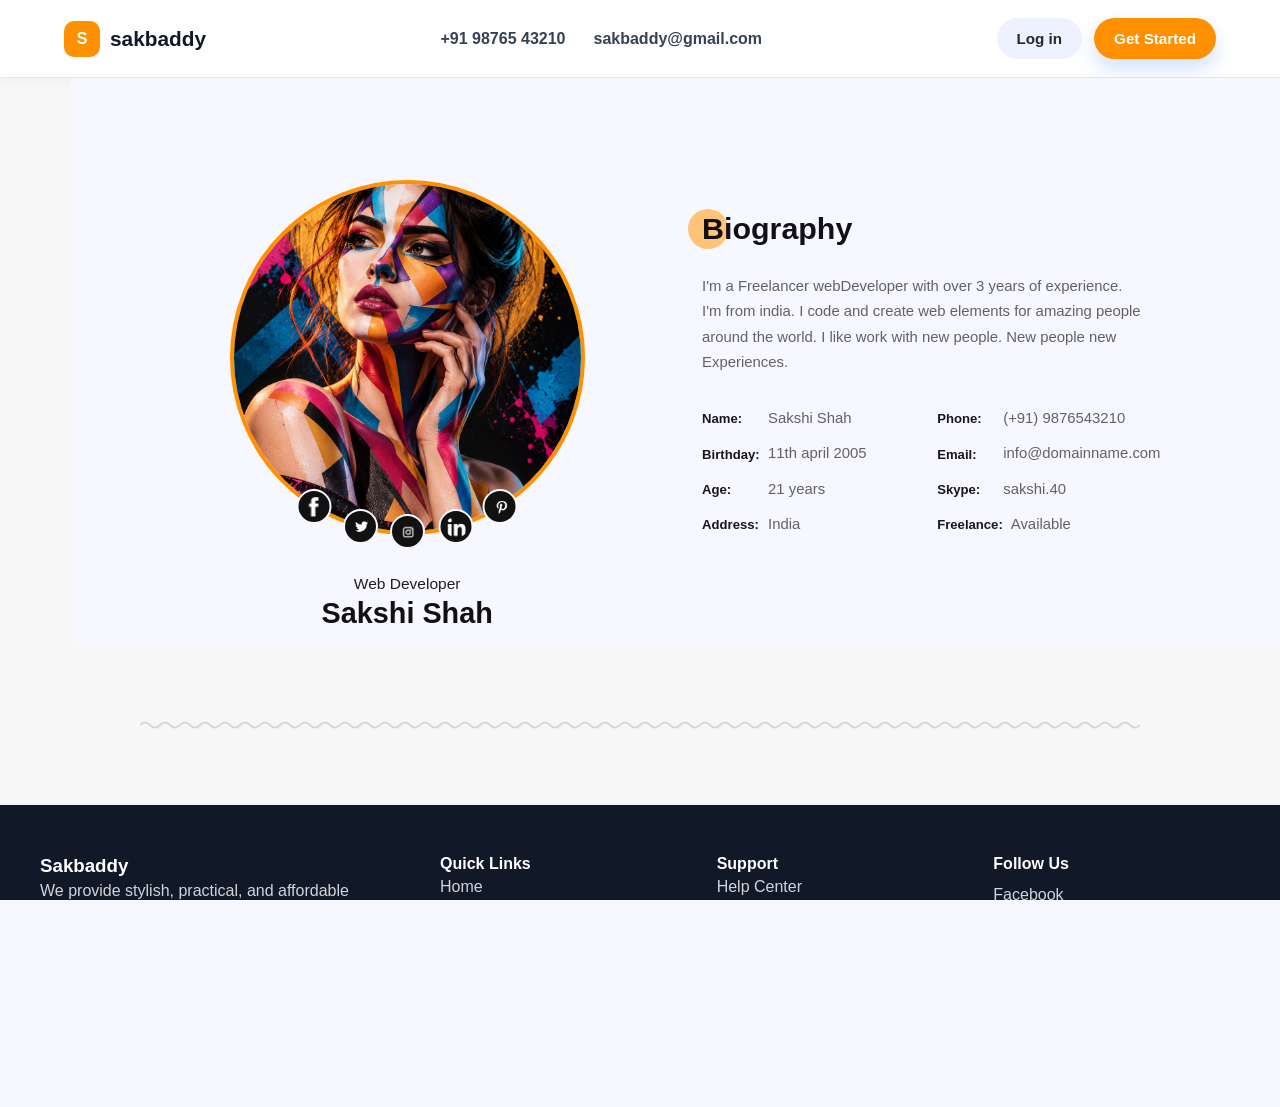
<file: pages/aboutus.html>
<!DOCTYPE html>
<html lang="en">
<head>
	<meta charset="UTF-8">
	<meta name="viewport" content="width=device-width, initial-scale=1.0">
	<meta name="description" content="Learn more about Sakbaddy and our mission.">
	<meta property="og:url" content="https://sacbaddy-25y2.vercel.app/">
    <meta property="og:type" content="website">
    <meta property="og:title" content="Sakshi Shah | About Us">
    <meta property="og:description" content="Professional full-stack developer creating modern and responsive websites.">
    <link rel="canonical" href="https://sacbaddy-25y2.vercel.app/">
    <script src="script.js"></script>
	<title>About Us | Sakbaddy</title>
</head>
<body>
	<my-header></my-header>

	<my-about></my-about>

	<my-footer></my-footer>
</body>
</html>
</file>
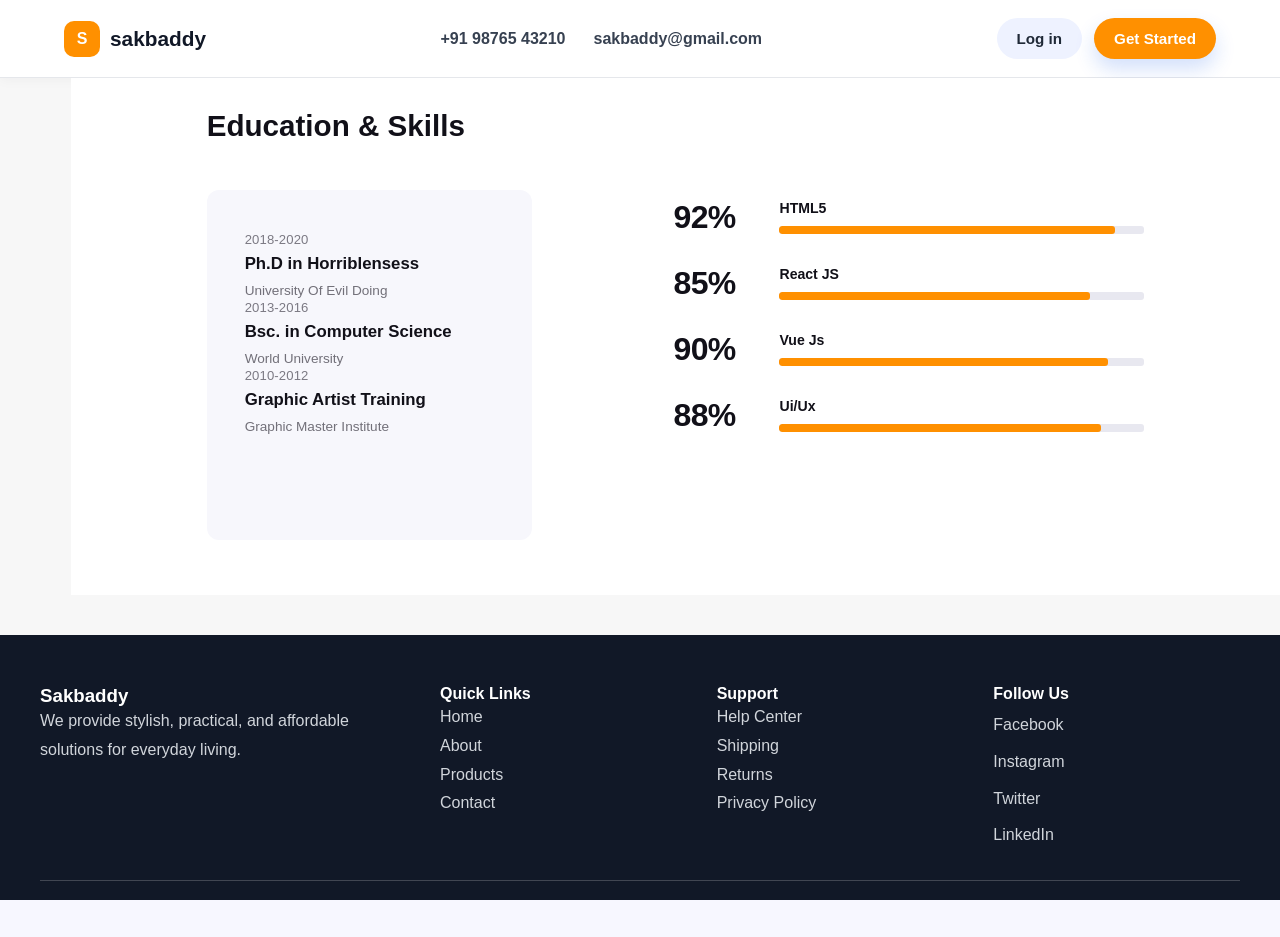
<file: pages/edu.html>
<!DOCTYPE html>
<html lang="en">
<head>
	<meta charset="UTF-8">
	<meta name="viewport" content="width=device-width, initial-scale=1.0">
	<meta name="description" content="Selected work and projects from my portfolio.">
	<meta property="og:url" content="https://sacbaddy-25y2.vercel.app/">
    <meta property="og:type" content="website">
    <meta property="og:title" content="Sakshi Shah | Education and Skills">
    <meta property="og:description" content="Professional full-stack developer creating modern and responsive websites.">
    <link rel="canonical" href="https://sacbaddy-25y2.vercel.app/">
    <script src="script.js"></script>
	<title>Portfolio | Sakbaddy</title>
</head>
<body>
	<my-header></my-header>

	<my-skills></my-skills>

	<my-footer></my-footer>
</body>
</html>
</file>
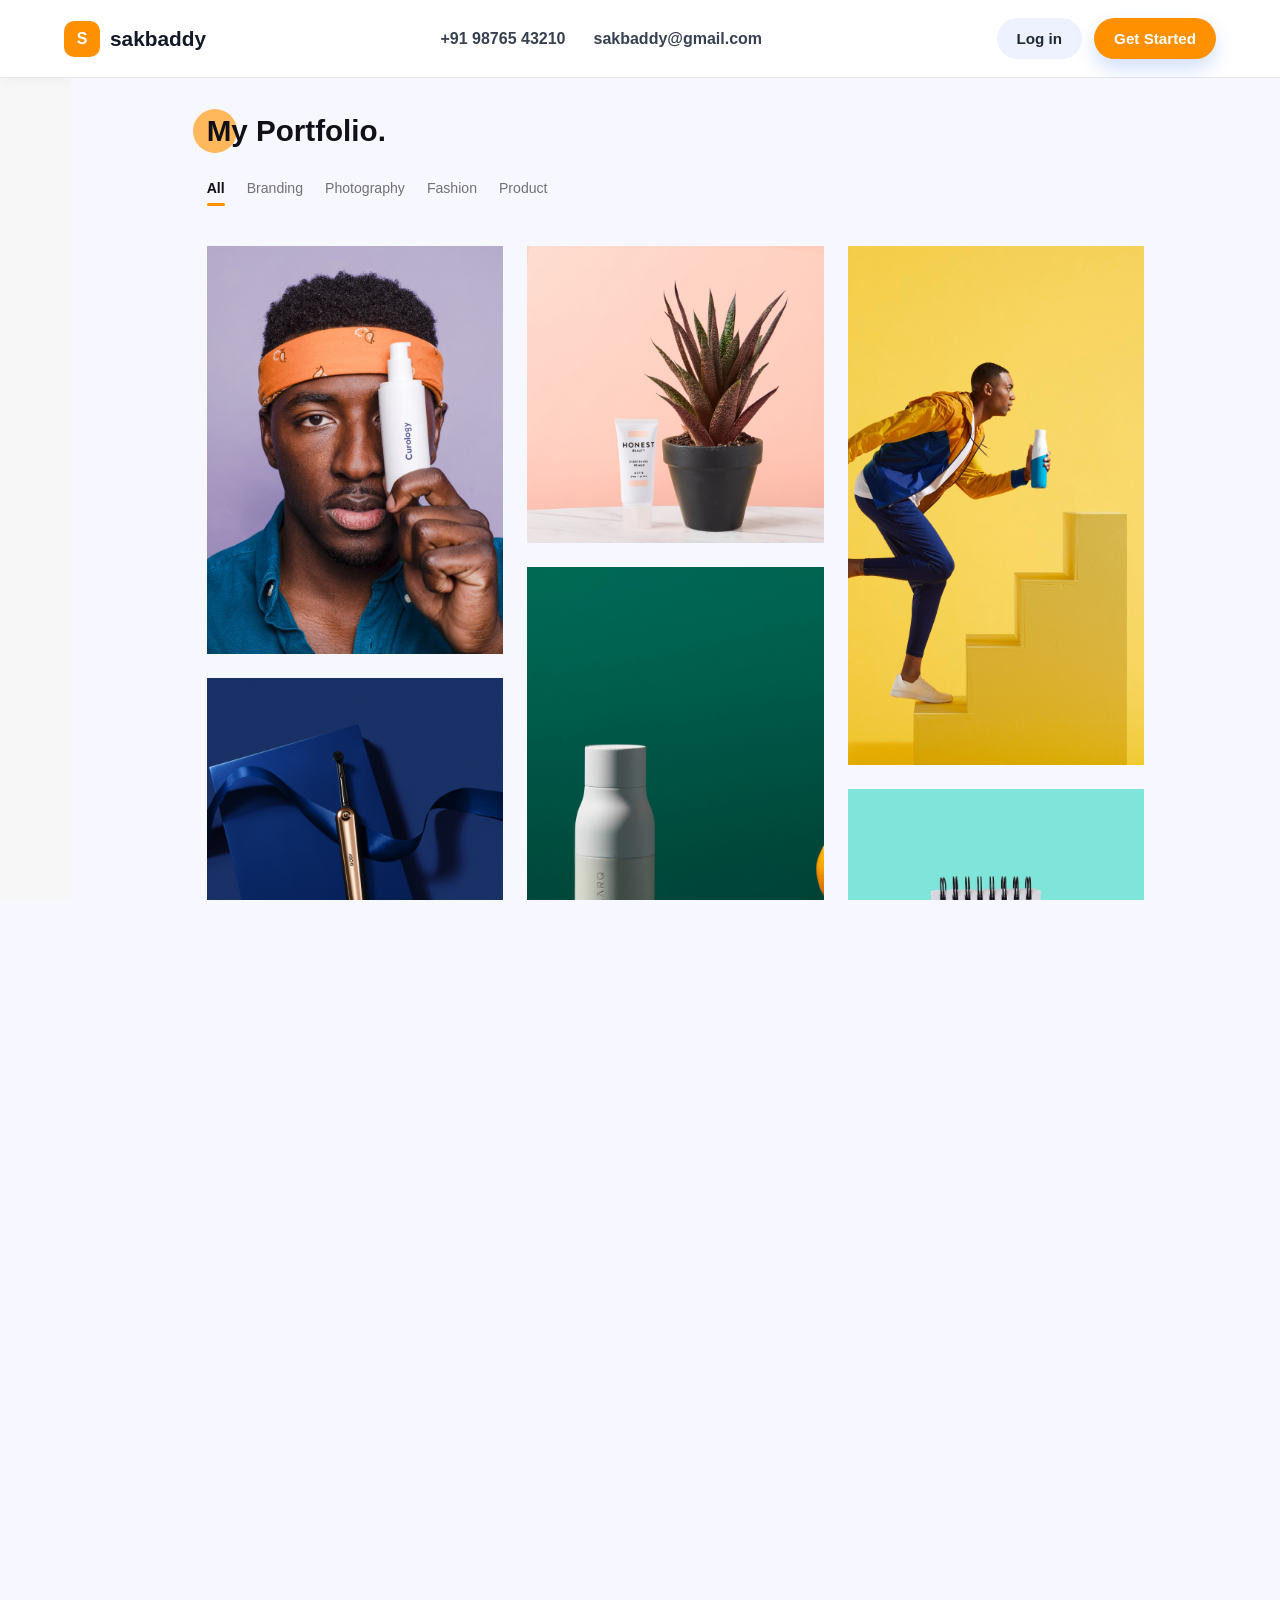
<file: pages/portfolio.html>
<!DOCTYPE html>
<html lang="en">
<head>
	<meta charset="UTF-8">
	<meta name="viewport" content="width=device-width, initial-scale=1.0">
	<meta name="description" content="Selected work and projects from my portfolio.">
	<meta property="og:url" content="https://sacbaddy-25y2.vercel.app/">
    <meta property="og:type" content="website">
    <meta property="og:title" content="Sakshi Shah | Portfolio">
    <meta property="og:description" content="Professional full-stack developer creating modern and responsive websites.">
    <link rel="canonical" href="https://sacbaddy-25y2.vercel.app/">
    <script src="script.js"></script>
	<title>Portfolio | Sakbaddy</title>
</head>
<body>
	<my-header></my-header>

	<my-portfolio></my-portfolio>

	<my-footer></my-footer>
</body>
</html>
</file>
<file: style/style.css>
@import url('https://fonts.googleapis.com/css2?family=Inter:wght@400;500;600;700;800;900&display=swap');

* {
    box-sizing: border-box;
    margin: 0;
    padding: 0;
}

html, body {
    height: 100%;
    font-family: 'Inter', 'Segoe UI', sans-serif;
    background: #f7f7ff;
    color: #111018;
    overflow-x: hidden;
    scroll-behavior: smooth;
}

my-about,
my-hero,
my-portfolio,
my-skills,
my-testimonials,
v-navbar {
    display: block;
}

.nav-toggle {
    display: none;
}

@media (max-width: 980px) {
    body .vnavbar {
        position: relative;
        width: 100%;
        height: auto;
        min-height: 68px;
        padding: 0 16px;
        border-right: 0;
        border-bottom: 1px solid rgba(0, 0, 0, 0.08);
    }

    body .vnavbar .container {
        width: 100%;
        flex-direction: row;
        justify-content: space-between;
        gap: 12px;
    }

    body .vnavbar .logo {
        width: 52px;
        height: 52px;
        flex: 0 0 52px;
    }

    body .vnavbar .logo a {
        font-size: 2rem;
    }

    body .vnavbar .nav-links {
        width: auto;
        flex: 1;
        flex-direction: row;
        justify-content: flex-end;
        gap: clamp(2px, 1.5vw, 16px);
        margin: 0;
    }

    body .vnavbar .nav-links li {
        width: 42px;
        height: 48px;
        padding: 0;
    }

    body .vnavbar .nav-links li::after {
        display: none;
    }

    body .hero,
    body .about,
    body .testimonials,
    body .skills-section,
    body .portfolio-section,
    body .contact-page {
        margin-left: 0;
    }

    body .hero {
        width: 100%;
        min-height: auto;
    }

    body .hero .container {
        min-height: auto;
        padding: 100px 28px 0;
    }

    body .hero .container::before {
        width: min(68vw, 500px);
        right: -180px;
        top: 130px;
    }

    body .hero .htop {
        height: 64px;
        gap: 16px;
        padding: 0 24px;
    }

    body .hero .htop .contact,
    body .hero .htop .email {
        font-size: 0.75rem;
    }

    body .hero .hero-image {
        position: static;
        display: block;
        width: min(500px, 100%);
        height: auto;
        margin: 28px auto 0;
        align-self: center;
    }

    body .about {
        flex-direction: column;
        align-items: center;
        gap: 36px;
        padding: 40px 28px 56px;
    }

    body .about-left,
    body .about-right {
        width: 100%;
        max-width: 680px;
    }

    body .about-left {
        order: 1;
        margin: 0;
    }

    body .about-right {
        order: 2;
        margin: 0;
        padding: 0;
    }

    body .profile-wrap {
        width: min(400px, 76vw);
        height: min(400px, 76vw);
    }

    body .testimonials {
        padding: 20px 28px 50px;
    }

    body .testimonial-card {
        flex: 0 0 100%;
        max-width: 100%;
        padding: 30px 32px;
    }

    body .skills-section {
        padding: 35px 28px 50px;
    }

    body .skills-grid {
        grid-template-columns: minmax(0, 1fr);
        gap: 32px;
    }

    body .edu-card {
        display: flex;
        width: 100%;
        height: auto;
        padding: 32px;
    }

    body .portfolio-section {
        padding: 35px 28px 60px;
    }

    body .portfolio-grid {
        column-count: 2;
        column-gap: 20px;
    }

    body .contact-page {
        padding: 28px 28px 0;
    }

    body .contact-shell {
        grid-template-columns: minmax(0, 1fr);
        gap: 32px;
    }

    body .form-panel {
        max-width: none;
        margin: 0;
    }

    body .contact-copy p {
        max-width: 100%;
    }
}

@media (max-width: 640px) {
    body .vnavbar {
        position: fixed;
        inset: 0 auto 0 0;
        z-index: 30;
        width: 72px;
        height: 100vh;
        height: 100dvh;
        min-height: 0;
        padding: 0;
        border-right: 1px solid rgba(0, 0, 0, 0.08);
        border-bottom: 0;
        transform: translateX(-100%);
        transition: transform 0.28s ease;
        background: #fff;
        visibility: hidden;
    }

    body .vnavbar .container {
        width: 100%;
        height: 100%;
        flex-direction: column;
        justify-content: flex-start;
        gap: 0;
    }

    body .vnavbar .logo {
        width: 71px;
        height: 71px;
        flex: 0 0 71px;
    }

    body .vnavbar .nav-links {
        width: 100%;
        flex: 0 0 auto;
        flex-direction: column;
        justify-content: flex-start;
        gap: 0;
        margin-top: 100px;
    }

    body .vnavbar .nav-links li {
        width: 100%;
        height: 59px;
        padding: 0;
    }

    body .vnavbar .nav-links li:not(:last-child)::after {
        display: block;
        width: 100%;
    }

    body .vnavbar.is-open {
        transform: translateX(0);
        visibility: visible;
    }

    body .nav-toggle {
        position: fixed;
        right: 16px;
        bottom: 16px;
        z-index: 31;
        display: flex;
        width: 54px;
        height: 54px;
        flex-direction: column;
        align-items: center;
        justify-content: center;
        gap: 5px;
        border: 0;
        border-radius: 50%;
        background: #ff9000;
        box-shadow: 0 5px 18px rgba(17, 16, 24, 0.16);
        cursor: pointer;
    }

    body .nav-toggle span {
        display: block;
        width: 22px;
        height: 2px;
        border-radius: 2px;
        background: #fff;
        transition: transform 0.2s ease, opacity 0.2s ease;
    }

    body .nav-toggle[aria-expanded="true"] span:first-child {
        transform: translateY(7px) rotate(45deg);
    }

    body .nav-toggle[aria-expanded="true"] span:nth-child(2) {
        opacity: 0;
    }

    body .nav-toggle[aria-expanded="true"] span:last-child {
        transform: translateY(-7px) rotate(-45deg);
    }

    body .hero {
        min-height: 100vh;
        min-height: 100svh;
    }

    body .hero .container {
        min-height: 100vh;
        min-height: 100svh;
        justify-content: center;
        padding: 86px 24px 80px;
    }

    body .hero .container::before {
        width: 120vw;
        right: -44vw;
        top: 0;
        opacity: 0.8;
    }

    body .hero .hero-image {
        position: absolute;
        inset: 0 -5% 0 auto;
        width: 110%;
        height: 100%;
        max-width: none;
        margin: 0;
        object-fit: cover;
        object-position: center bottom;
        opacity: 0.38;
        z-index: 1;
    }

    body .hero .htop {
        padding: 0 20px;
    }

    body .hero h5 {
        margin-top: 0;
    }

    body .vnavbar .nav-links a svg {
        width: 22px;
        height: 22px;
    }

    body .hero .htop {
        height: 58px;
        gap: 10px;
        padding: 0 16px;
    }

    body .hero .htop .email {
        display: none;
    }

    body .hero .htop .leguagr {
        gap: 6px;
        padding-right: 0;
    }

    body .hero .container {
        padding: 86px 20px 0;
    }

    body .hero h5,
    body .hero h1,
    body .hero ui,
    body .hero p,
    body .hero .btn {
        margin-left: 0;
    }

    body .hero h5 {
        font-size: 1rem;
    }

    body .hero h1 {
        max-width: 100%;
        font-size: clamp(2.7rem, 12vw, 4rem);
        overflow-wrap: anywhere;
    }

    body .hero ui {
        flex-wrap: wrap;
    }

    body .hero ui li {
        font-size: clamp(1.25rem, 6vw, 1.5rem);
    }

    body .hero p {
        font-size: 0.95rem;
    }

    body .hero .btn {
        padding: 12px 22px;
    }

    body .about {
        padding: 36px 20px 48px;
    }

    body .about-left {
        flex-basis: auto;
    }

    body .profile-wrap {
        width: min(315px, 76vw);
        height: min(315px, 76vw);
    }

    body .about-grid {
        grid-template-columns: minmax(0, 1fr);
        gap: 12px;
    }

    body .info-row {
        justify-content: flex-start;
        gap: 12px;
        white-space: normal;
    }

    body .info-row p {
        min-width: 0;
        white-space: normal;
        overflow-wrap: anywhere;
    }

    body .testimonials {
        padding: 10px 20px 45px;
    }

    body .testimonials .section-tag.testimonials-tag,
    body .skills-section .section-tag.skills-tag,
    body .portfolio-section .section-tag.portfolio-tag {
        font-size: 1.6rem;
    }

    body .testimonials .section-tag.testimonials-tag {
        margin-bottom: 28px;
    }

    body .testimonial-card {
        flex-direction: column;
        align-items: flex-start;
        gap: 18px;
        padding: 24px 20px;
    }

    body .testimonial-avatar {
        width: 76px;
        height: 76px;
        flex: 0 0 76px;
        margin: 0;
    }

    body .testimonial-text {
        font-size: 0.84rem;
        margin-bottom: 16px;
    }

    body .skills-section {
        padding: 25px 20px 40px;
    }

    body .skills-section .section-tag.skills-tag {
        margin-bottom: 30px;
    }

    body .skill-percent {
        min-width: 65px;
        font-size: 1.5rem;
    }

    body .skill-row {
        gap: 16px;
    }

    body .edu-card {
        padding: 28px 22px;
        gap: 26px;
    }

    body .portfolio-section {
        padding: 30px 20px 50px;
    }

    body .portfolio-filter-nav {
        gap: 12px 16px;
        margin-bottom: 30px;
    }

    body .portfolio-grid {
        column-count: 1;
        column-gap: 0;
    }

    body .portfolio-card {
        margin-bottom: 18px;
    }

    body .portfolio-overlay {
        padding: 18px;
    }

    body .modal-close {
        top: -38px;
        right: 0;
    }

    body .contact-page {
        padding: 28px 16px 0;
    }

    body .contact-shell {
        gap: 28px;
    }

    body .contact-copy h2 {
        font-size: clamp(2.1rem, 10vw, 3rem);
    }

    body .contact-item {
        align-items: flex-start;
        font-size: 0.98rem;
        overflow-wrap: anywhere;
    }

    body .field-row {
        grid-template-columns: minmax(0, 1fr);
        gap: 16px;
    }

    body .contact-form input,
    body .contact-form textarea {
        min-width: 0;
        padding: 14px 15px;
    }

    body .map-container {
        height: clamp(220px, 65vw, 360px);
        margin-bottom: 48px;
    }

    body .map-container iframe {
        display: block;
    }
}

@media (max-width: 360px) {
    body .vnavbar {
        width: 68px;
    }

    body .vnavbar .nav-links li {
        width: 100%;
    }

    body .vnavbar .nav-links a svg {
        width: 20px;
        height: 20px;
    }

    body .hero .container {
        padding-right: 16px;
        padding-left: 16px;
    }

    body .skill-percent {
        min-width: 58px;
        font-size: 1.3rem;
    }
}
</file>
<file: style/skills.css>
.skills-section {
    position: relative;
    margin-left: 71px;
    padding: 30px clamp(60px, 10.6vw, 145px) 55px;
    background: #ffffff;
}

.skills-container {
    width: 100%;
    max-width: 1140px;
    margin: 0 auto;
}

.skills-section .section-tag.skills-tag {
    font-size: 1.85rem;
    font-weight: 800;
    line-height: 1.25;
    color: #111018;
    margin: 0 0 45px;
}

.skills-section .section-tag.skills-tag::before {
    content: "";
    position: absolute;
    z-index: -1;
    width: 44px;
    height: 44px;
    left: -14px;
    top: 50%;
    transform: translateY(-50%);
    border-radius: 50%;
    background: #ffb85b;
}

.skills-grid {
    display: grid;
    grid-template-columns: minmax(320px, 390px) 1fr;
    gap: clamp(40px, 6vw, 85px);
    align-items: start;
}


.edu-card {
    background: #f7f7fc;
    border-radius: 12px;
    width: 325px;
    height: 350px;
    padding: 42px 38px;
    flex-direction: column;
    gap: 34px;
}

.edu-item {
    display: flex;
    flex-direction: column;
}

.edu-year {
    font-size: 0.82rem;
    font-weight: 500;
    color: #7b7983;
    margin-bottom: 6px;
    letter-spacing: 0.01em;
}

.edu-title {
    font-size: 1.05rem;
    font-weight: 800;
    color: #111018;
    margin: 0 0 6px;
    line-height: 1.3;
}

.edu-school {
    font-size: 0.85rem;
    color: #727079;
    margin: 0;
    line-height: 1.4;
    font-weight: 400;
}

.skills-list {
    display: flex;
    flex-direction: column;
    gap: 32px;
    padding-top: 10px;
}

.skill-row {
    display: flex;
    align-items: center;
    gap: 24px;
}

.skill-percent {
    font-size: 2rem;
    font-weight: 800;
    color: #111018;
    min-width: 82px;
    flex-shrink: 0;
    line-height: 1;
    letter-spacing: -0.02em;
}

.skill-content {
    flex: 1;
    min-width: 0;
}

.skill-name {
    display: block;
    font-size: 0.88rem;
    font-weight: 600;
    color: #111018;
    margin-bottom: 9px;
    line-height: 1.2;
}

.skill-track {
    width: 100%;
    height: 8px;
    background: #e8e8f0;
    border-radius: 3px;
    overflow: hidden;
}

.skill-bar {
    height: 100%;
    background: #ff9000;
    border-radius: 3px;
    transition: width 0.8s cubic-bezier(0.22, 1, 0.36, 1);
}
</file>
<file: style/testimonials.css>
.testimonials {
    position: relative;
    margin-left: 97px;
    padding: 0 clamp(60px, 10.6vw, 145px) 55px;
    background: #f7f7ff;
}

.testimonials-container {
    width: 100%;
    max-width: 1140px;
    margin: 0 auto;
}

.testimonials .section-tag.testimonials-tag {
    font-size: 1.85rem;
    font-weight: 800;
    line-height: 1.25;
    color: #111018;
    margin: 0 0 47px;
}

.testimonials .section-tag.testimonials-tag::before {
    content: "";
    position: absolute;
    z-index: -1;
    width: 44px;
    height: 44px;
    left: -14px;
    top: 50%;
    transform: translateY(-50%);
    border-radius: 50%;
    background: #ffb85b;
}

.testimonials-slider {
    width: 100%;
    overflow: hidden;
    position: relative;
    padding: 1px 1px;
    margin: -12px -6px 0;
}

.testimonials-track {
    display: flex;
    gap: 28px;
    transition: transform 0.45s cubic-bezier(0.22, 1, 0.36, 1);
    will-change: transform;
}

.testimonial-card {
    flex: 0 0 calc((100% - 28px) / 2);
    min-width: 0;
    background: #ffffff;
    border-radius: 10px;
    margin-top: 12px;
    padding: 45px 60px;
    display: flex;
    align-items: flex-start;
    gap: 0px;
    box-shadow: 0 8px 30px rgba(0, 0, 0, 0.035);
    border: 1px solid rgba(0, 0, 0, 0.02);
    transition: transform 0.25s ease, box-shadow 0.25s ease;
    user-select: none;
}

.testimonial-card:hover {
    transform: translateY(-2px);
    box-shadow: 0 12px 34px rgba(0, 0, 0, 0.06);
}

.testimonial-avatar {
    width: 130px;
    height: 100px;
    flex: 0 0 97px;
    border-radius: 70%;
    margin-right: 21px;
    margin-top: 4px;
    margin-bottom: 4px;
    margin-left: -20px;
    background: #f7f7ff;
    overflow: hidden;
}

.testimonial-avatar img {
    width: 100%;
    height: 100%;
    object-fit: cover;
    display: block;
}

.testimonial-content {
    flex: 1;
    min-width: 0;
}

.testimonial-text {
    font-size: 0.86rem;
    line-height: 1.68;
    color: #5d5c64;
    margin: 0 0 22px 0;
    font-weight: 400;
}

.testimonial-name {
    font-size: 1.05rem;
    font-weight: 800;
    color: #111018;
    margin: 0 0 4px 0;
    line-height: 1.2;
}

.testimonial-role {
    display: block;
    font-size: 0.78rem;
    color: #77757f;
    font-weight: 500;
}

.testimonials-dots {
    display: flex;
    justify-content: center;
    align-items: center;
    gap: 12px;
    margin-top: 36px;
}

.slider-dot {
    width: 15px;
    height: 15px;
    border-radius: 50%;
    border: 2px solid #ff9000;
    background: transparent;
    padding: 0;
    cursor: pointer;
    display: inline-flex;
    align-items: center;
    justify-content: center;
    transition: transform 0.2s ease, border-color 0.2s ease;
    outline: none;
}

.slider-dot:hover {
    transform: scale(1.15);
}

.slider-dot:focus-visible {
    box-shadow: 0 0 0 3px rgba(255, 144, 0, 0.35);
}

.slider-dot.active::after {
    content: "";
    width: 5px;
    height: 5px;
    border-radius: 50%;
    background: #ff9000;
    display: block;
}

.testimonials-wave {
    width: min(100%, 1000px);
    height: 12px;
    margin: 0 auto 30px;
    background-image: url("data:image/svg+xml,%3Csvg xmlns='http%3A%2F%2Fwww.w3.org%2F2000%2Fsvg' width='40' height='10' viewBox='0 0 40 10'%3E%3Cpath d='M0 5 Q5 0 10 5 T20 5 T30 5 T40 5' fill='none' stroke='%23d6d6dd' stroke-width='2'/%3E%3C/svg%3E");
    background-repeat: repeat-x;
    background-size: 40px 10px;
}

.testimonials-wave-bottom {
    margin-top: 75px;
    margin-bottom: 70px;
}
</file>
<file: style/my_portfolio.css>
.portfolio-section {
    position: relative;
    margin-left: 71px;
    padding: 35px clamp(60px, 10.6vw, 145px) 80px;
    background: #f7f7ff;
    min-height: 100vh;
}

.portfolio-container {
    width: 100%;
    max-width: 1140px;
    margin: 0 auto;
}

.portfolio-header {
    margin-bottom: 24px;
}

.portfolio-section .section-tag.portfolio-tag {
    position: relative;
    display: inline-block;
    font-size: 1.85rem;
    font-weight: 800;
    line-height: 1.25;
    color: #111018;
    margin: 0;
    z-index: 1;
}

.portfolio-section .section-tag.portfolio-tag::before {
    content: "";
    position: absolute;
    z-index: -1;
    width: 44px;
    height: 44px;
    left: -14px;
    top: 50%;
    transform: translateY(-50%);
    border-radius: 50%;
    background: #ffb85b;
}

.portfolio-filter-nav {
    display: flex;
    align-items: center;
    gap: 22px;
    margin-bottom: 40px;
    flex-wrap: wrap;
}

.filter-btn {
    position: relative;
    background: transparent;
    border: none;
    outline: none;
    font-family: inherit;
    font-size: 0.88rem;
    font-weight: 500;
    color: #727079;
    cursor: pointer;
    padding: 6px 0 10px;
    transition: color 0.25s ease;
    text-transform: capitalize;
}

.filter-btn:hover {
    color: #ff9000;
}

.filter-btn.active {
    color: #111018;
    font-weight: 700;
}

.filter-btn .active-indicator {
    position: absolute;
    bottom: 0;
    left: 0;
    width: 100%;
    height: 2.5px;
    background: #ff9000;
    border-radius: 2px;
    opacity: 0;
    transform: scaleX(0);
    transform-origin: left center;
    transition: opacity 0.25s ease, transform 0.25s ease;
}

.filter-btn.active .active-indicator {
    opacity: 1;
    transform: scaleX(1);
}

.portfolio-grid {
    column-count: 3;
    column-gap: 24px;
    width: 100%;
}

.portfolio-card {
    position: relative;
    break-inside: avoid;
    margin-bottom: 24px;
    display: block;
    overflow: hidden;
    cursor: pointer;
    background: #eef0f8;
    transition: transform 0.35s cubic-bezier(0.16, 1, 0.3, 1), box-shadow 0.35s ease;
}

.portfolio-card:hover {
    transform: translateY(-4px);
    box-shadow: 0 16px 36px rgba(17, 16, 24, 0.12);
}

.portfolio-card img {
    width: 100%;
    height: auto;
    display: block;
    transition: transform 0.65s cubic-bezier(0.16, 1, 0.3, 1);
}

.portfolio-card:hover img {
    transform: scale(1.05);
}

.portfolio-overlay {
    position: absolute;
    inset: 0;

    background: linear-gradient(
        180deg,
        rgba(17, 16, 24, 0.85) 0%,
        rgba(17, 16, 24, 0.35) 40%,
        rgba(17, 16, 24, 0.05) 100%
    );

    display: flex;
    justify-content: space-between;

    align-items: flex-start;

    padding: 24px;
    opacity: 0;
    transition: opacity 0.35s ease;
    z-index: 2;
}
.portfolio-card:hover .portfolio-overlay {
    opacity: 1;
}

.portfolio-info {
    transform: translateY(-20px);
    opacity: 0;

    transition:
        transform 0.45s cubic-bezier(0.16, 1, 0.3, 1),
        opacity 0.35s ease;
}

.portfolio-card:hover .portfolio-info {
    transform: translateY(0);
    opacity: 1;
}

.portfolio-cat {
    display: block;
    font-size: 0.72rem;
    font-weight: 600;
    text-transform: uppercase;
    letter-spacing: 0.08em;
    color: white;
}

.portfolio-title {
    font-size: 1.05rem;
    font-weight: 700;
    color: #ffffff;
    line-height: 1.3;
}

.portfolio-icon {
    position: absolute;
    bottom: 24px;
    right: 24px;

    width: 38px;
    height: 38px;
    border-radius: 50%;

    background: rgba(255, 255, 255, 0.16);
    backdrop-filter: blur(8px);

    /* display: flex;
    align-items: center;
    justify-content: center; */

    transform: translateY(14px) scale(0.85);

    transition:
        transform 0.35s cubic-bezier(0.16, 1, 0.3, 1),
        background 0.25s ease;
}

.portfolio-card:hover .portfolio-icon {
    transform: translateY(0) scale(1);
}
.portfolio-icon:hover {
    background: #ff9000;
}

.portfolio-modal {
    position: fixed;
    inset: 0;
    z-index: 9999;
    display: flex;
    align-items: center;
    justify-content: center;
    padding: 24px;
    opacity: 0;
    visibility: hidden;
    transition: opacity 0.3s ease, visibility 0.3s ease;
}

.portfolio-modal.active {
    opacity: 1;
    visibility: visible;
}

.modal-backdrop {
    position: absolute;
    inset: 0;
    background: rgba(10, 10, 15, 0.85);
    backdrop-filter: blur(6px);
}

.modal-content {
    position: relative;
    max-width: 820px;
    width: 100%;
    max-height: 90vh;
    display: flex;
    flex-direction: column;
    align-items: center;
    z-index: 10;
    transform: scale(0.94);
    transition: transform 0.3s cubic-bezier(0.16, 1, 0.3, 1);
}

.portfolio-modal.active .modal-content {
    transform: scale(1);
}

.modal-image-wrapper {
    position: relative;
    max-height: 75vh;
    display: flex;
    justify-content: center;
    overflow: hidden;
    border-radius: 4px;
    box-shadow: 0 25px 60px rgba(0, 0, 0, 0.5);
}

.modal-image {
    max-width: 100%;
    max-height: 75vh;
    object-fit: contain;
    display: block;
}

.modal-meta {
    margin-top: 18px;
    text-align: center;
    color: #ffffff;
}

.modal-cat {
    font-size: 0.8rem;
    font-weight: 600;
    text-transform: uppercase;
    letter-spacing: 0.08em;
    color: #ff9000;
    display: block;
    margin-bottom: 4px;
}

.modal-title {
    font-size: 1.25rem;
    font-weight: 700;
    margin: 0;
}

.modal-close {
    position: absolute;
    top: -46px;
    right: 0;
    background: transparent;
    border: none;
    color: #ffffff;
    font-size: 1.8rem;
    line-height: 1;
    cursor: pointer;
    padding: 6px;
    transition: color 0.2s ease, transform 0.2s ease;
}

.modal-close:hover {
    color: #ff9000;
    transform: rotate(90deg);
}
</file>
<file: style/contact.css>
.contact-page {
    position: relative;
    margin-left: 80px;
    padding: 28px clamp(35px, 7vw, 140px) 0;
    background: #f5f5fb;
    color: #1d1d23;
}

.contact-shell {
    display: grid;
    grid-template-columns: minmax(280px, 0.9fr) minmax(380px, 1.35fr);
    align-items: start;
    gap: clamp(28px, 4vw, 82px);
    max-width: 1200px;
    margin: 0 auto;
}

.contact-copy {
    padding-top: 10px;
}

.contact-copy h2 {
    font-size: clamp(2.2rem, 3vw, 4rem);
    line-height: 1.05;
    letter-spacing: -0.06em;
    font-weight: 100;
    margin-bottom: 18px;
    color: #17181d;
}

.contact-copy h2 span {
    display: block;
}

.contact-copy p {
    max-width: 430px;
    font-size: 1.05rem;
    line-height: 1.7;
    color: rgba(24, 26, 30, 0.78);
    margin-bottom: 26px;
}

.contact-list {
    list-style: none;
    display: flex;
    flex-direction: column;
    gap: 18px;
    margin: 0;
    padding: 0;
}

.contact-item {
    display: flex;
    align-items: center;
    gap: 14px;
    font-size: 1.1rem;
    line-height: 1.5;
    color: #14161c;
}

.contact-item a {
    color: #14161c;
    text-decoration: none;
}

.contact-item a:hover {
    text-decoration: underline;
}

.contact-img {
    width: 42px;
    height: 42px;
}

.form-panel {
    max-width: 640px;
    width: 100%;
    margin-left: auto;
}

.form-panel h3 {
    font-size: clamp(2rem, 2vw, 2.6rem);
    font-weight: 700;
    line-height: 1.2;
    letter-spacing: -0.04em;
    margin: 0 0 20px;
    color: #18191d;
}

.contact-form {
    display: flex;
    flex-direction: column;
    gap: 18px;
}

.field-row {
    display: grid;
    grid-template-columns: repeat(2, minmax(0, 1fr));
    gap: 18px;
}

.contact-form input,
.contact-form textarea {
    width: 100%;
    border: 1px solid rgba(21, 24, 28, 0.22);
    background: white;
    color: rgba(17, 20, 24, 0.8);
    border-radius: 7px;
    font: inherit;
    padding: 16px 18px;
    outline: none;
    transition: border-color 0.2s ease, box-shadow 0.2s ease;
}

.contact-form input::placeholder,
.contact-form textarea::placeholder {
    color: rgba(17, 20, 24, 0.56);
}

.contact-form input:focus,
.contact-form textarea:focus {
    border-color: rgba(17, 20, 24, 0.4);
    box-shadow: 0 0 0 3px rgba(17, 20, 24, 0.05);
}

.contact-form textarea {
    min-height: 160px;
    resize: vertical;
    padding-right: 42px;
}

.contact-form button {
    align-self: flex-start;
    border: none;
    background: #1b1d22;
    color: #fff;
    border-radius: 5px;
    padding: 15px 26px;
    font-size: 1.05rem;
    font-weight: 600;
    cursor: pointer;
    transition: transform 0.2s ease, opacity 0.2s ease;
}

.contact-form button:hover {
    transform: translateY(-1px);
    opacity: 0.96;
}

.map-container {
  width: 100%;
  max-width: 1200px;
  height: 450px;
  overflow: hidden;
  margin-top : 20px;
  margin-bottom: 90px;
  margin-left: auto;
  margin-right: auto;
}

.map-container iframe {
  width: 100%;
  height: 100%;
  filter: grayscale(100%);
  border: 0;
}
</file>
<file: style/about.css>
.about {
    position: relative;
    margin-left: 71px;
    min-height: auto;
    display: flex;
    align-items: flex-start;
    justify-content: flex-start;
    gap: clamp(56px, 8vw, 108px);
    padding: 27px clamp(60px, 10.6vw, 145px) 15px;
    background: #f7f7ff;
}

.about-grid {
    display: grid;
    grid-template-columns: repeat(2, minmax(0, 1fr));
    gap: 10px 28px;
    margin-top: 31px;
}
.about-left {
    width: 385px;
    /* flex: 0 0 315px; */
    display: flex;
    margin-top: 75px;
    margin-left: 8px;
    flex-direction: column;
    align-items: center;
    justify-content: center;
}

.profile-wrap {
    position: relative;
    width: 355px;
    height: 355px;
    border-radius: 50%;
    border: 4px solid #ff9000;
    padding: 0;
    background: #f7f7ff;
    overflow: visible;
    box-shadow: none;
}

.profile-wrap img {
    width: 100%;
    height: 100%;
    object-fit: cover;
    border-radius: 50%;
    display: block;
}

.socials {
    position: absolute;
    left: 50%;
    bottom: -18px;
    transform: translateX(-50%);
    display: flex;
    align-items: center;
    gap: 4px;
}

.socials a {
    width: 35px;
    height: 35px;
    display: flex;
    align-items: center;
    justify-content: center;
    background: #111;
    color: #fff;
    border-radius: 50%;
    border: 2px solid #f7f7ff;
    text-decoration: none;
    font-size: 0.95rem;
    font-weight: 700;
    flex-shrink: 0;
}

.socials a img {
    width: 22px;
    height: 22px;

    object-fit: contain;
    display: block;

    margin: 0;
    padding: 0;
}

.socials a:nth-child(1) {
    transform: translate(-15px,-25px);
}

.socials a:nth-child(2) {
    transform: translate(-7.5px,-5px);
}

.socials a:nth-child(3) {
    transform: translate(0.5px,0px);
}

.socials a:nth-child(4) {
    transform: translate(10px,-5px);
}

.socials a:nth-child(5) {
    transform: translate(15px,-25px);
}

.role {
    margin-top: 40px;
    font-size: 0.97rem;
    color: #1f1f1f;
    font-weight: 500;
    text-align: center;
}

.about-left h3 {
    margin-top: 5px;
    font-size: 1.80rem;
    line-height: 1.1;
    font-weight: 800;
    color: #111;
    text-align: center;
}

.about-right {
    flex: 1;
    max-width: 575px;
    margin-top: 80px;
    padding-top: 23px;
}

.section-tag {
    position: relative;
    display: block;
    width: fit-content;
    font-size: 1.90rem;
    font-weight: 900;
    line-height: 1.35;
    color: #111018;
    margin: 0 0 25px;
    z-index: 0;
}

.section-tag::before {
    content: "";
    position: absolute;
    z-index: -1;
    width: 40px;
    height: 40px;
    left: -14px;
    top: 50%;
    transform: translateY(-50%);
    border-radius: 50%;
    background: #ffc477;
}

.about-right p {
    font-size: 0.93rem;
    line-height: 1.7;
    color: #626166;
    margin-bottom: 13px;
    max-width: 575px;
}

.info-row {
    display: flex;
    align-items: center;
    gap: 8px;
    padding: 0;
    border-bottom: none;
    font-size: 0.82rem;
}

.info-row span {
    color: #17161e;
    font-weight: 700;
    min-width: 58px;
    white-space: nowrap;
}

.info-row p {
    font-weight: 400;
    margin: 0;
    white-space: nowrap;
}

.about-wave {
    width: min(100%, 1000px);
    height: 12px;
    margin: 0 auto 30px;
    background-image: url("data:image/svg+xml,%3Csvg xmlns='http%3A%2F%2Fwww.w3.org%2F2000%2Fsvg' width='40' height='10' viewBox='0 0 40 10'%3E%3Cpath d='M0 5 Q5 0 10 5 T20 5 T30 5 T40 5' fill='none' stroke='%23d6d6dd' stroke-width='2'/%3E%3C/svg%3E");
    background-repeat: repeat-x;
    background-size: 40px 10px;
}

.about-wave-bottom {
    margin-top: 75px;
    margin-bottom: 73px;
}
</file>
<file: style/footer.css>
* {
            box-sizing: border-box;
        }

        body {
            margin: 0;
            font-family: Arial, sans-serif;
            background: #f7f7f7;
            color: #333;
        }

        .site-footer {
            background: #111827;
            color: #e5e7eb;
            padding: 50px 20px 20px;
            margin-top: 40px;
        }

        .footer-container {
            max-width: 1200px;
            margin: 0 auto;
            display: grid;
            grid-template-columns: 1.5fr 1fr 1fr 1fr;
            gap: 30px;
        }

        .footer-brand h3,
        .footer-links h4,
        .footer-social h4 {
            margin-top: 0;
            color: #ffffff;
        }

        .footer-brand p,
        .footer-links a,
        .footer-social a {
            color: #d1d5db;
            text-decoration: none;
            line-height: 1.8;
        }

        .footer-links ul {
            list-style: none;
            padding: 0;
            margin: 0;
        }

        .footer-links a:hover,
        .footer-social a:hover {
            color: #ffffff;
        }

        .footer-social {
            display: flex;
            flex-direction: column;
            gap: 8px;
        }

        .footer-bottom {
            max-width: 1200px;
            margin: 30px auto 0;
            padding-top: 20px;
            border-top: 1px solid rgba(255,255,255,0.2);
            text-align: center;
            color: #cbd5e1;
            font-size: 14px;
        }
</file>
<file: style/header.css>
* {
    box-sizing: border-box;
  }

  body {
    margin: 0;
    font-family: Arial, Helvetica, sans-serif;
    background: #f5f7fb;
  }

  .site-header {
    background: #ffffff;
    border-bottom: 1px solid #e5e7eb;
    box-shadow: 0 2px 12px rgba(15, 23, 42, 0.04);
  }

  .container {
    max-width: 1200px;
    margin: 0 auto;
    padding: 18px 24px;
    display: flex;
    align-items: center;
    justify-content: space-between;
    gap: 24px;
  }

  .brand {
    display: inline-flex;
    align-items: center;
    gap: 10px;
    text-decoration: none;
    color: #111827;
    font-weight: 700;
    font-size: 1.3rem;
  }

  .brand-mark {
    width: 36px;
    height: 36px;
    display: inline-flex;
    align-items: center;
    justify-content: center;
    border-radius: 10px;
    background: #ff9000;
    color: #ffffff;
    font-size: 1rem;
    font-weight: 800;
  }

  .main-nav {
    display: flex;
    align-items: center;
    gap: 28px;
    flex-wrap: wrap;
  }

  .main-nav a {
    text-decoration: none;
    color: #374151;
    font-weight: 600;
    transition: color 0.2s ease;
  }

  .main-nav a:hover {
    color: #111827;
  }

  .header-actions {
    display: flex;
    align-items: center;
    gap: 12px;
  }

  .btn {
    border: none;
    border-radius: 999px;
    padding: 12px 20px;
    font-size: 0.95rem;
    font-weight: 700;
    cursor: pointer;
    transition: transform 0.2s ease, box-shadow 0.2s ease;
  }

  .btn:hover {
    transform: translateY(-1px);
  }

  .btn-primary {
    background: #ff9000;
    color: #ffffff;
    box-shadow: 0 10px 20px rgba(37, 99, 235, 0.2);
  }

  .btn-secondary {
    background: #eef2ff;
    color: #1f2937;
  }
</file>
<file: style/hero.css>
.hero {
    margin-left: 71px;
    min-height: 100vh;
    display: flex;
    align-items: center;
    justify-content: flex-start;
    padding: 0;
    background: #fff;
}

.hero .container {
    position: relative;
    width: 100%;
    min-height: 100vh;
    display: flex;
    flex-direction: column;
    justify-content: center;
    align-items: flex-start;
    padding: 70px 40px 0 clamp(90px, 10.6vw, 145px);
    background: #fff;
    overflow: hidden;
}

.hero .container::before {
    content: "";
    position: absolute;
    right: -130px;
    top: -2px;
    width: min(860px, 100vw);
    aspect-ratio: 1;
    border-radius: 50%;
    background: #f7f7ff;
}

.hero .container > * {
    position: relative;
    z-index: 2;
}

.hero .htop {
    position: absolute;
    top: 0;
    left: 0;
    width: 100%;
    height: 87px;
    display: flex;
    align-items: center;
    gap: 35px;
    padding: 0 42px 0 55px;
    z-index: 3;
}

.hero .htop .contact,
.hero .htop .email {
    font-size: 0.84rem;
    font-weight: 500;
    color: #1c1c1c;
    letter-spacing: 0.01em;
    white-space: nowrap;
}

.hero .htop .email {
    margin-left: 8px;
}

.hero .htop .leguagr {
    margin-left: auto;
    display: flex;
    align-items: center;
    gap: 12px;
    font-size: 0.78rem;
    font-weight: 700;
    color: #222;

    padding-right: 18px;
}

.hero .htop .leguagr a {
    text-decoration: none;

    display: inline-flex;
    align-items: center;
    justify-content: center;

    width: 32px;
    height: 30px;

    background: transparent;
    border-radius: 2px;

    color: #1d1d1d;

    font-size: 0.72rem;
    font-weight: 700;
}

.hero .htop .leguagr a.active {
    background: #ff9000;
    color: #fff;
}

.hero h5 {
    margin-top: -40px;
    margin-left: 27px;
    font-size: 1.23rem;
    font-family: 'Rubik', sans-serif;
    font-weight: 500;
    color: #17161e;   
}

.hero h1 {
    margin-top: 25px;
    margin-left: 27px;
    font-size: clamp(3.4rem, 5.1vw, 4.55rem);
    font-family: 'Rubik', sans-serif;
    line-height: 0.98;
    font-weight: 800;
    color: #101018;
    max-width: 700px;
}

.hero ul {
    display: flex;
    flex-wrap: nowrap;
    list-style: none;
    margin-top: 20px;
    margin-left: 27px;
    padding: 0;
}

.hero ul li {
    display: none;
    font-size: 1.70rem;
    font-weight: 700;
    color: #ff9000;
}

.hero ul li:nth-child(2) {
    display: inline-block;
}

.hero p {
    max-width: 410px;
    font-size: 0.88rem;
    line-height: 1.65;
    color: #626166;
    font-weight: 400;
    margin-top: 20px;
    margin-left: 27px;
}

.hero .btn {
    margin-top: 30px;
    margin-left: 27px;
    border: none;
    background: #111018;
    color: #fff;
    border-radius: 5px;
    padding: 11px 23px;
    font-size: 0.9rem;
    font-weight: 800;
    cursor: pointer;
    width: 155px;
    height: 43px;
    transition: background 0.2s ease, transform 0.2s ease;
}

.hero .btn:hover {
    transform: translateY(-2px);
    background: #ff9000;
}

.hero .hero-image {
    position: absolute;
    right: 20px;
    bottom: -2px;
    top: 0px;
    width: min(750px, 52vw);
    max-width: 100%;
    /* object-fit: cover; */
    z-index: 1;
}
</file>
<file: style/vnavbar.css>
.vnavbar {
    width: 80px;
    height: 100vh;
    background: #fff;
    border-right: 1px solid rgba(0, 0, 0, 0.08);
    position: fixed;
    left: 0;
    top: 0;
    display: flex;
    justify-content: center;
    padding-top: 0;
    z-index: 10;
}

.vnavbar .container {
    display: flex;
    flex-direction: column;
    align-items: center;
    gap: 0;
}

.vnavbar .logo {
    width: 80px;
    height: 80px;
    background: #ff9000;
    display: flex;
    align-items: center;
    justify-content: center;
    margin-top: 0;
}

.vnavbar .logo a {
    color: #fff;
    text-decoration: none;
    font-size: 2.5rem;
    font-weight: 750;
    line-height: 1;
}

.vnavbar .nav-links {
    list-style: none;
    display: flex;
    flex-direction: column;
    align-items: center;
    gap: 0;
    margin-top: 46px;
    padding: 0;
    width: 100%;
}

.vnavbar .nav-links li {
    width: 100%;
    display: flex;
    justify-content: center;
    position: relative;
    padding: 34px 0;
    height: 59px;
}

.vnavbar .nav-links li:not(:last-child)::after {
    content: "";
    position: absolute;
    left: 50%;
    bottom: 0;
    transform: translateX(-50%);
    width: 100%;
    height: 0.5px;
    background: rgba(0, 0, 0, 0.12);
}

.vnavbar .nav-links a {
    width: 100%;
    height: 100%;
    display: flex;
    align-items: center;
    justify-content: center;
    text-decoration: none;
    color: #272727;
    font-size: 1.5rem;
    transition: all 0.2s ease;
    border-radius: 0;
    font-weight: 700;
    opacity: 1;
    background: transparent;
}

.vnavbar .nav-links a svg {
    width: 27px;
    height: 27px;
    stroke: currentColor;
    fill: none;
    stroke-width: 2.1;
    stroke-linecap: round;
    stroke-linejoin: round;
}

.vnavbar .nav-links a:hover {
    background: transparent;
    color: #ff9000;
}

.vnavbar .nav-links a.active {
    color: #ff9000;
}
</file>
